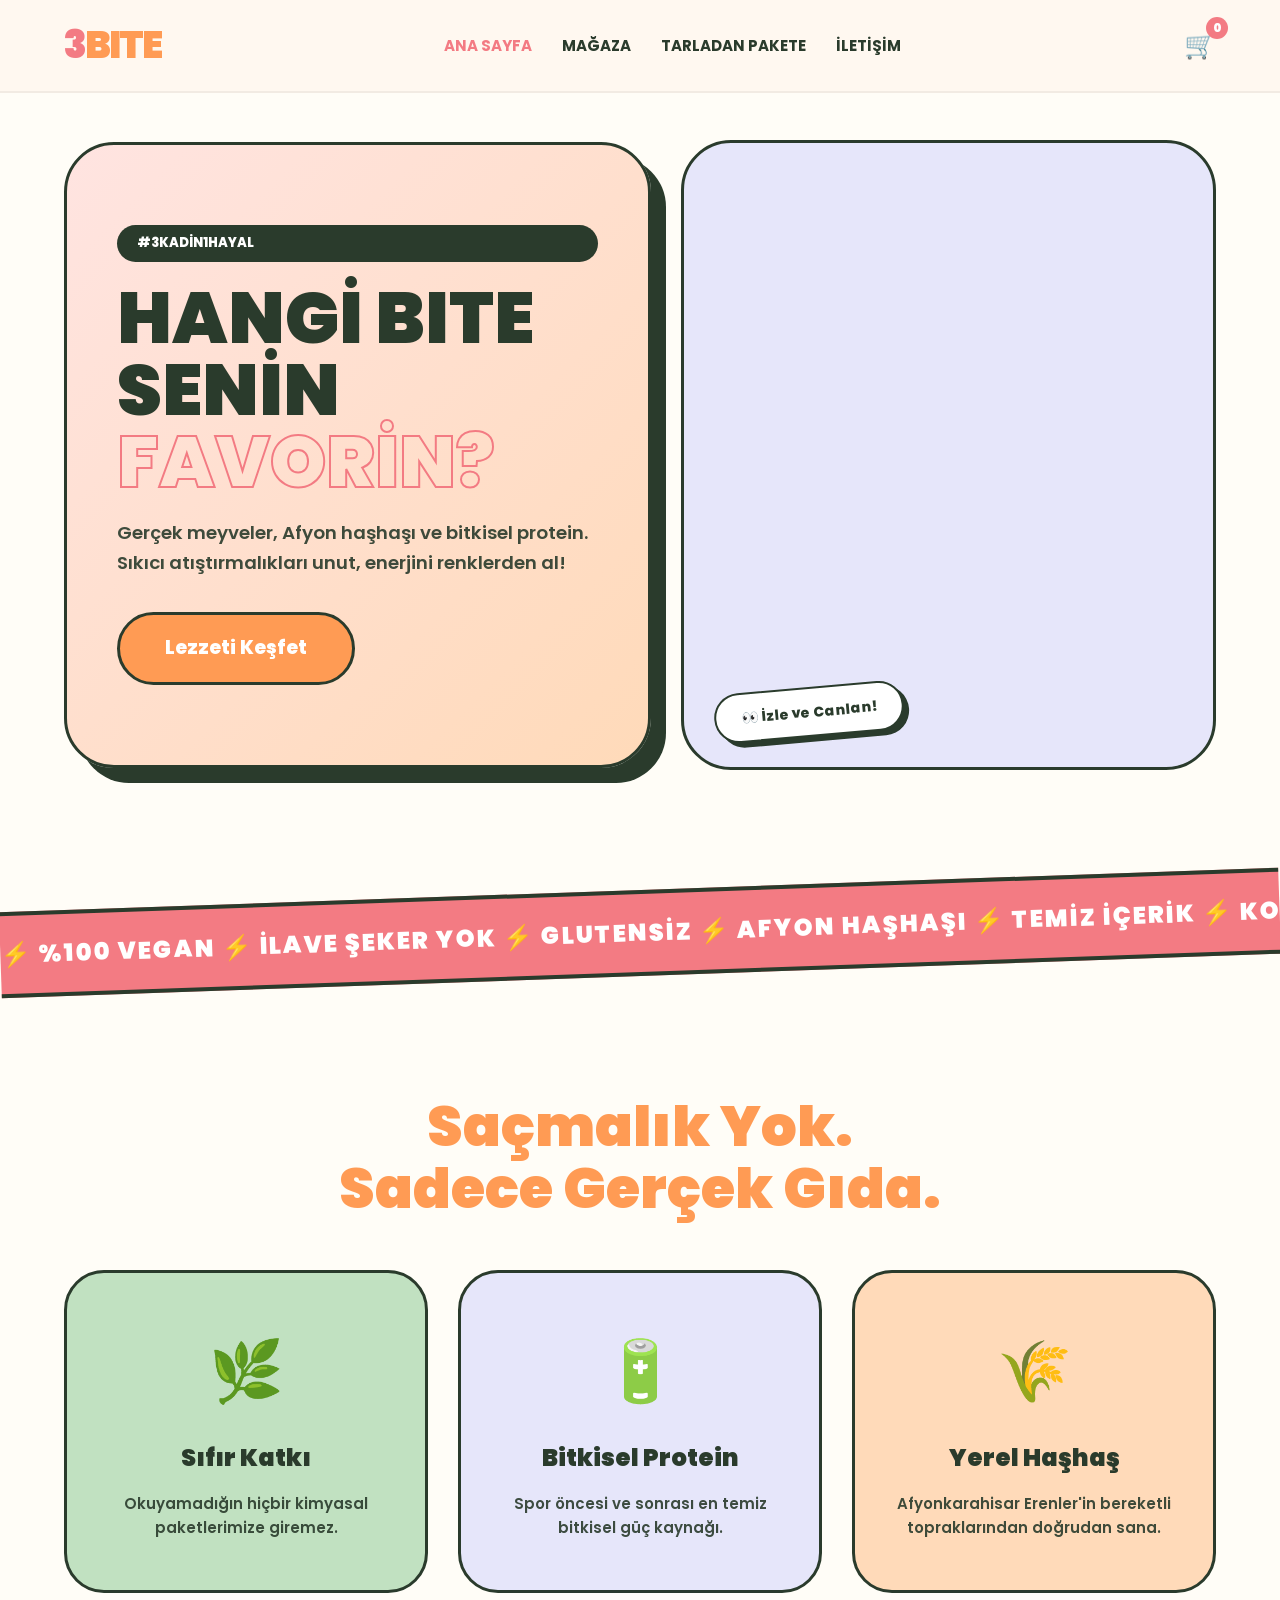
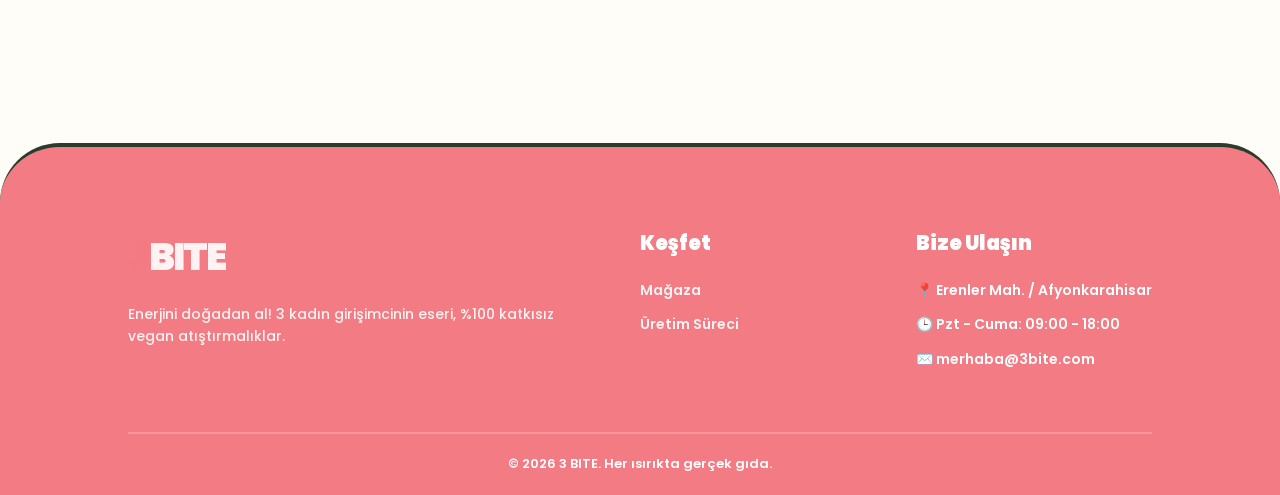
<file: index.html>
<!DOCTYPE html>
<html lang="tr">
<head>
    <meta charset="UTF-8">
    <meta name="viewport" content="width=device-width, initial-scale=1.0">
    <title>3 BITES | Hangi BITE Senin Favorin?</title>
    <link rel="stylesheet" href="style.css">
</head>
<body>

    <header class="pop-header">
        <a href="index.html" class="brand-logo">
            <span class="color-3">3</span><span class="color-bite">BITE</span>
        </a>
        
        <input type="checkbox" id="menu-toggle" class="menu-checkbox">
        
        <nav class="nav-menu">
            <ul>
                <li><a href="index.html" class="active">Ana Sayfa</a></li>
                <li><a href="magaza.html">Mağaza</a></li>
                <li><a href="sustainability.html">Tarladan Pakete</a></li>
                <li><a href="contact.html">İletişim</a></li>
                <li class="mobile-only"><a href="sepet.html" class="shop-badge" style="margin:0;">🛒 Sepete Git</a></li>
            </ul>
        </nav>

        <div class="header-right">
            <div class="cart-container desktop-only" onclick="location.href='sepet.html'">
                <span class="cart-icon">🛒</span>
                <span id="cart-count" class="cart-badge">0</span>
            </div>
            <label for="menu-toggle" class="hamburger">
                <span></span><span></span><span></span>
            </label>
        </div>
    </header>

    <div class="reveal-up">
        
        <section class="split-hero">
            <div class="hero-text-card">
                <div class="bubble-badge">#3Kadin1Hayal</div>
                <h1 class="shocker-title">HANGİ BITE<br>SENİN<br><span class="outline-pink">FAVORİN?</span></h1>
                <p>Gerçek meyveler, Afyon haşhaşı ve bitkisel protein. Sıkıcı atıştırmalıkları unut, enerjini renklerden al!</p>
                <div class="hero-actions">
                    <a href="magaza.html" class="btn-pop">Lezzeti Keşfet</a>
                </div>
            </div>

            <div class="hero-video-card">
                <video autoplay muted loop playsinline class="pop-video">
                    <source src="video.mp4" type="video/mp4">
                </video>
                <div class="float-tag">👀 İzle ve Canlan!</div>
            </div>
        </section>

        <div class="marquee-container">
            <div class="marquee-content">
                <span>
                    ⚡ %100 VEGAN ⚡ İLAVE ŞEKER YOK ⚡ GLUTENSİZ ⚡ AFYON HAŞHAŞI ⚡ TEMİZ İÇERİK ⚡ KORUYUCU YOK ⚡ YÜKSEK LİF ⚡ BİTKİSEL PROTEİN ⚡ DOĞAL ENERJİ 
                    ⚡ %100 VEGAN ⚡ İLAVE ŞEKER YOK ⚡ GLUTENSİZ ⚡ AFYON HAŞHAŞI ⚡ TEMİZ İÇERİK ⚡ KORUYUCU YOK ⚡ YÜKSEK LİF ⚡ BİTKİSEL PROTEİN ⚡ DOĞAL ENERJİ
                </span>
            </div>
        </div>

        <section class="core-values">
            <div class="value-header">
                <h2>Saçmalık Yok.<br>Sadece Gerçek Gıda.</h2>
            </div>
            <div class="value-grid">
                <div class="value-box bg-mint-pop">
                    <div class="emoji">🌿</div>
                    <h3>Sıfır Katkı</h3>
                    <p>Okuyamadığın hiçbir kimyasal paketlerimize giremez.</p>
                </div>
                <div class="value-box bg-lilac-pop">
                    <div class="emoji">🔋</div>
                    <h3>Bitkisel Protein</h3>
                    <p>Spor öncesi ve sonrası en temiz bitkisel güç kaynağı.</p>
                </div>
                <div class="value-box bg-peach-pop">
                    <div class="emoji">🌾</div>
                    <h3>Yerel Haşhaş</h3>
                    <p>Afyonkarahisar Erenler'in bereketli topraklarından doğrudan sana.</p>
                </div>
            </div>
        </section>

    </div>

    <footer class="pop-footer">
        <div class="footer-grid">
            <div class="brand-col">
                <a href="index.html" class="brand-logo" style="text-decoration: none;">
                    <span class="color-3">3</span><span style="color:white;">BITE</span>
                </a>
                <p>Enerjini doğadan al! 3 kadın girişimcinin eseri, %100 katkısız vegan atıştırmalıklar.</p>
            </div>
            <div class="link-col">
                <h4>Keşfet</h4>
                <ul>
                    <li><a href="magaza.html">Mağaza</a></li>
                    <li><a href="sustainability.html">Üretim Süreci</a></li>
                </ul>
            </div>
            <div class="contact-col">
                <h4>Bize Ulaşın</h4>
                <ul>
                    <li>📍 Erenler Mah. / Afyonkarahisar</li>
                    <li>🕒 Pzt - Cuma: 09:00 - 18:00</li>
                    <li>✉️ merhaba@3bite.com</li>
                </ul>
            </div>
        </div>
        <div class="footer-bottom">
            <p>&copy; 2026 3 BITE. Her ısırıkta gerçek gıda.</p>
        </div>
    </footer>

</body>
</html>
</file>
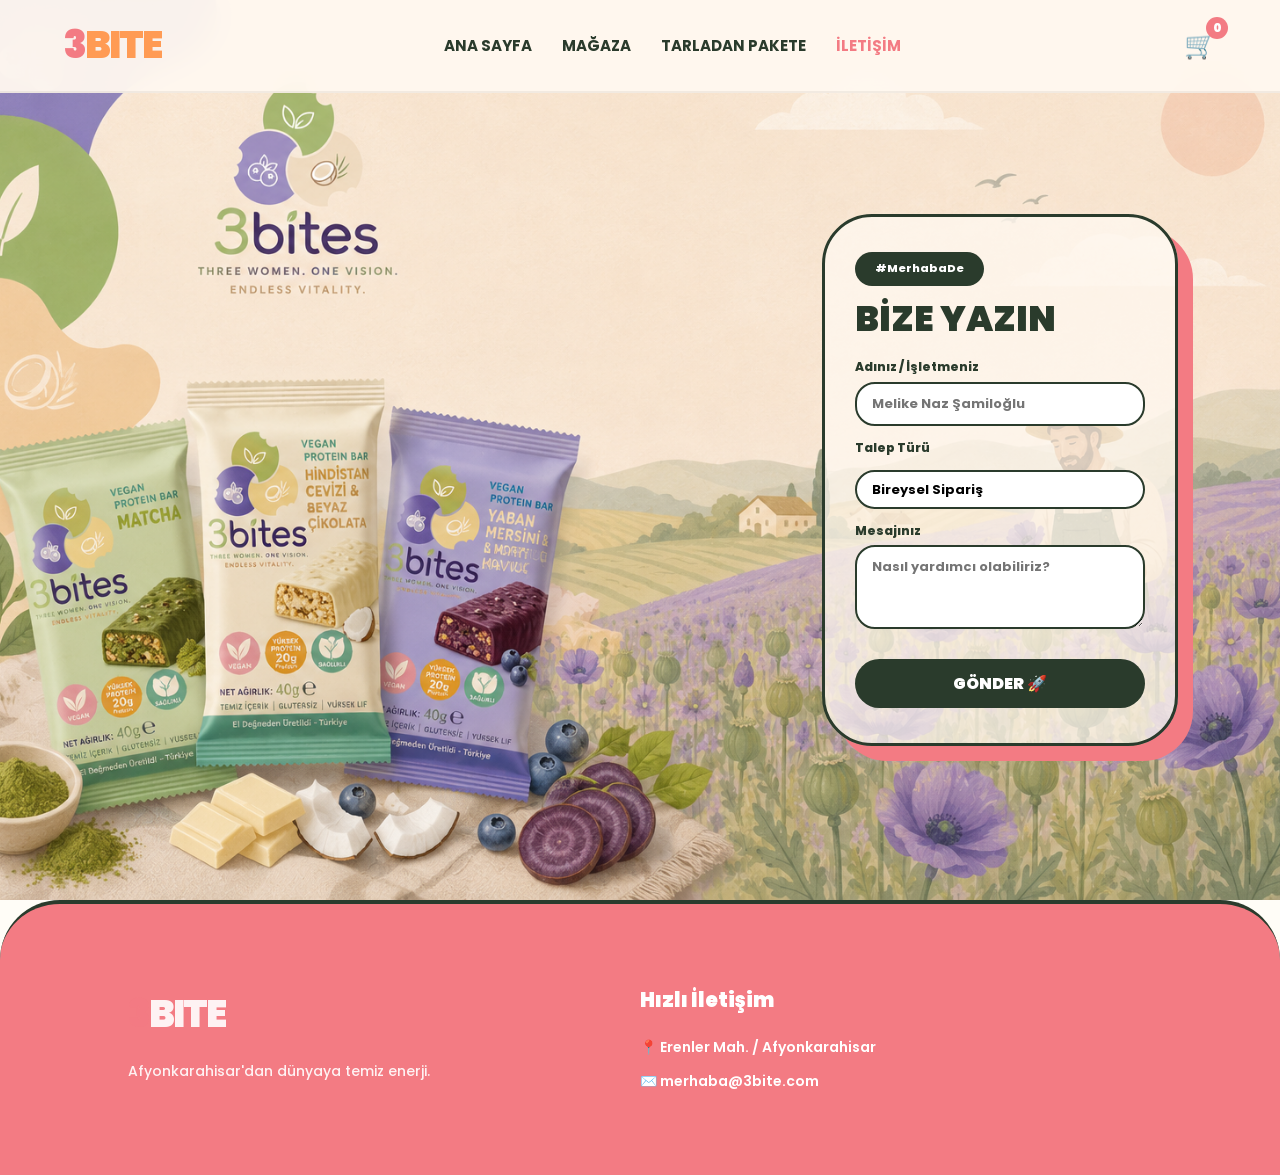
<file: contact.html>
<!DOCTYPE html>
<html lang="tr">
<head>
    <meta charset="UTF-8">
    <meta name="viewport" content="width=device-width, initial-scale=1.0">
    <title>İletişim | 3 BITES</title>
    <link rel="stylesheet" href="style.css">
</head>
<body class="contact-page-minimal">

    <header class="pop-header">
        <a href="index.html" class="brand-logo"><span class="color-3">3</span><span class="color-bite">BITE</span></a>
        <input type="checkbox" id="menu-toggle" class="menu-checkbox">
        <nav class="nav-menu">
            <ul>
                <li><a href="index.html">Ana Sayfa</a></li>
                <li><a href="magaza.html">Mağaza</a></li>
                <li><a href="sustainability.html">Tarladan Pakete</a></li>
                <li><a href="contact.html" class="active">İletişim</a></li>
            </ul>
        </nav>
        <div class="header-right">
            <div class="cart-container" onclick="location.href='sepet.html'">
                <span class="cart-icon">🛒</span><span class="cart-badge">0</span>
            </div>
            <label for="menu-toggle" class="hamburger"><span></span><span></span><span></span></label>
        </div>
    </header>

    <section class="contact-full-bg" style="background-image: url('images/3bitesharita.png');">
        
        <div class="reveal-up">
            <div class="contact-form-container">
                <form class="pop-form-v2 glass-effect">
                    <div class="shop-badge" style="margin-bottom: 5px; font-size: 11px;">#MerhabaDe</div>
                    <h2 style="font-size: 2.2rem;">BİZE YAZIN</h2>
                    
                    <div class="input-group">
                        <label>Adınız / İşletmeniz</label>
                        <input type="text" placeholder="Melike Naz Şamiloğlu">
                    </div>
                    
                    <div class="input-group">
                        <label>Talep Türü</label>
                        <select class="pop-select">
                            <option>Bireysel Sipariş</option>
                            <option>B2B / Toplu Satış</option>
                            <option>İş Birliği</option>
                        </select>
                    </div>
                    
                    <div class="input-group">
                        <label>Mesajınız</label>
                        <textarea rows="3" placeholder="Nasıl yardımcı olabiliriz?"></textarea>
                    </div>
                    
                    <button type="button" class="btn-submit-v2" style="padding: 12px;">GÖNDER 🚀</button>
                </form>
            </div>
        </div>

    </section>

    <footer class="pop-footer" style="margin-top: 0;">
        <div class="footer-grid">
            <div class="brand-col">
                <a href="index.html" class="brand-logo" style="text-decoration: none;"><span class="color-3">3</span><span style="color:white;">BITE</span></a>
                <p>Afyonkarahisar'dan dünyaya temiz enerji.</p>
            </div>
            <div class="contact-col">
                <h4>Hızlı İletişim</h4>
                <ul style="list-style:none;">
                    <li>📍 Erenler Mah. / Afyonkarahisar</li>
                    <li>✉️ merhaba@3bite.com</li>
                </ul>
            </div>
        </div>
    </footer>

</body>
</html>
</file>
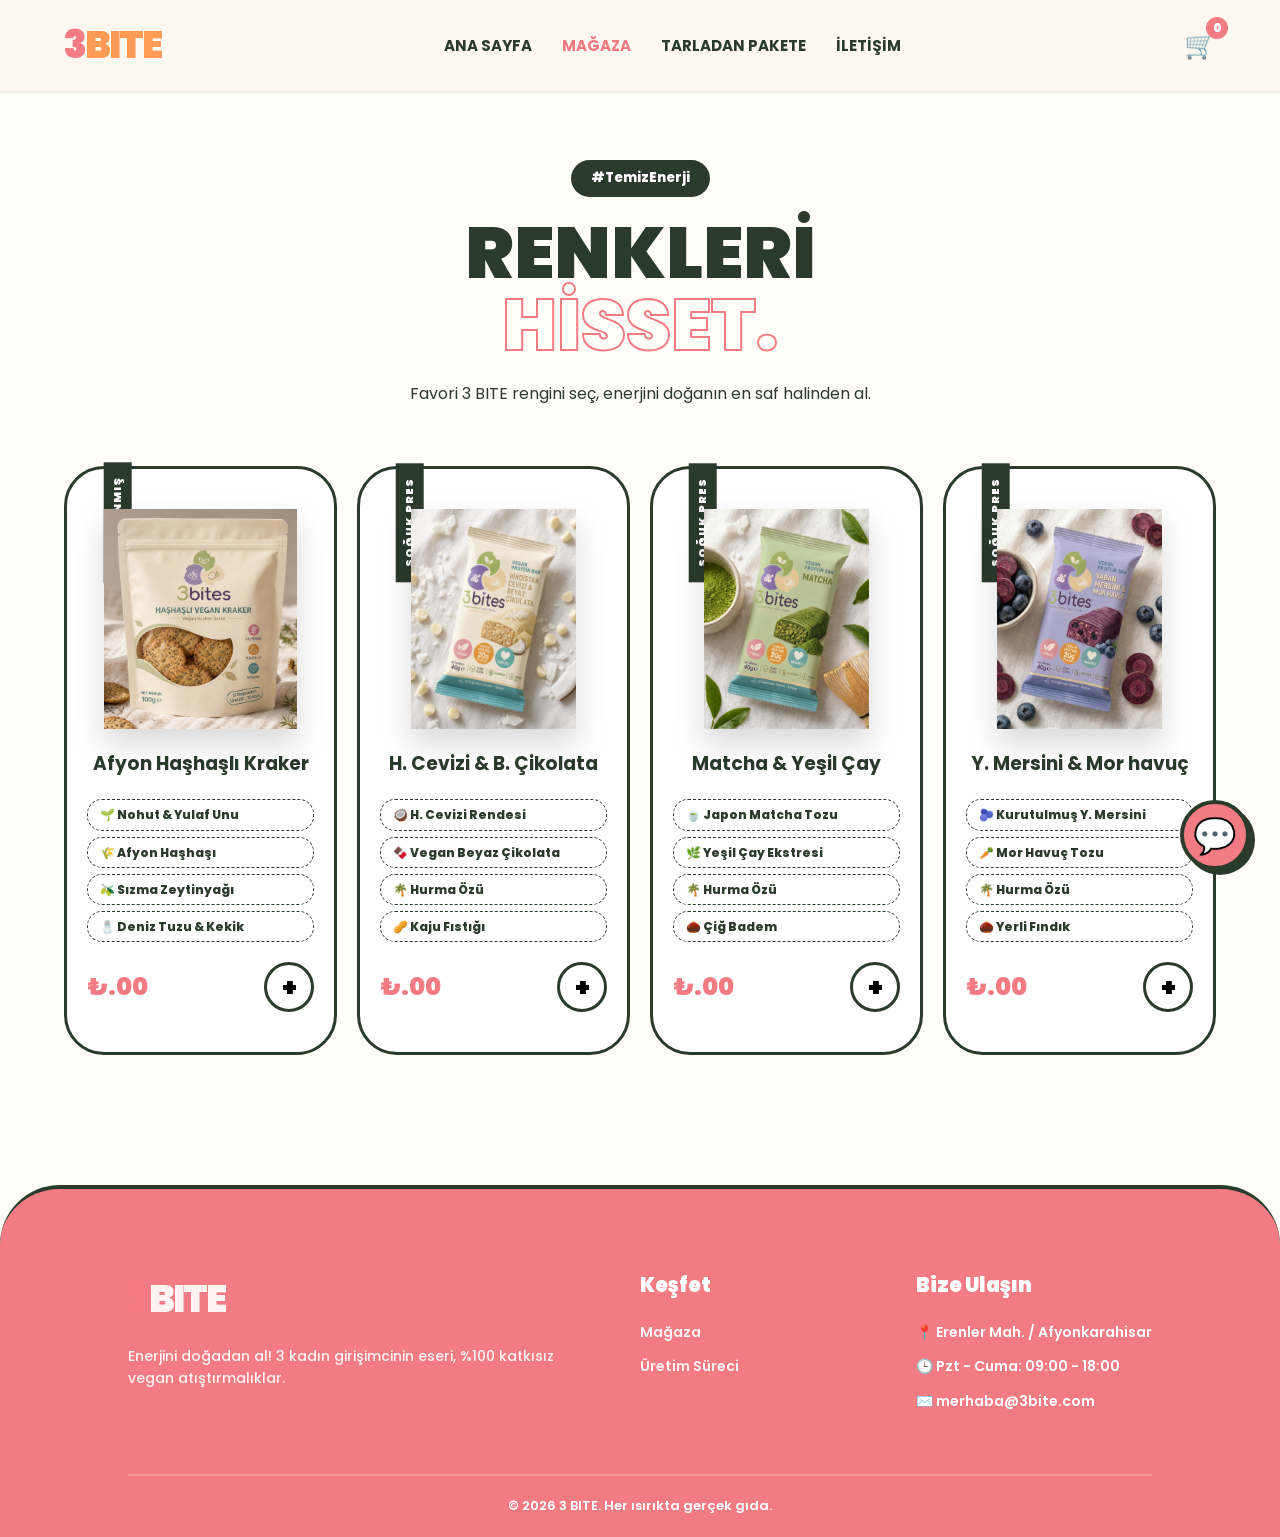
<file: magaza.html>
<!DOCTYPE html>
<html lang="tr">
<head>
    <meta charset="UTF-8">
    <meta name="viewport" content="width=device-width, initial-scale=1.0">
    <title>Mağaza | 3 BITES - Renkleri Hisset</title>
    <link rel="stylesheet" href="style.css">
</head>
<div class="support-widget">
        <div class="support-bubble">
            <p>Enerjiye mi ihtiyacın var? Bize yaz! ⚡</p>
        </div>
        <button class="support-btn">💬</button>
    </div>
<body class="shop-page">

    <header class="pop-header">
        <a href="index.html" class="brand-logo">
            <span class="color-3">3</span><span class="color-bite">BITE</span>
        </a>
        
        <input type="checkbox" id="menu-toggle" class="menu-checkbox">
        
        <nav class="nav-menu">
            <ul>
                <li><a href="index.html">Ana Sayfa</a></li>
                <li><a href="magaza.html" class="active">Mağaza</a></li>
                <li><a href="sustainability.html">Tarladan Pakete</a></li>
                <li><a href="contact.html">İletişim</a></li>
                <li class="mobile-only"><a href="sepet.html" class="shop-badge" style="margin:0;">🛒 Sepete Git</a></li>
            </ul>
        </nav>

        <div class="header-right">
            <div class="cart-container desktop-only" id="main-cart" onclick="location.href='sepet.html'">
                <span class="cart-icon">🛒</span>
                <span id="cart-count" class="cart-badge">0</span>
            </div>
            <label for="menu-toggle" class="hamburger">
                <span></span><span></span><span></span>
            </label>
        </div>
    </header>

    <div class="reveal-up">
        <section class="shop-hero-v4">
            <div class="hero-content">
                <div class="shop-badge">#TemizEnerji</div>
                <h1 class="shocker-title">RENKLERİ <br> <span class="outline-pink">HİSSET.</span></h1>
                <p>Favori 3 BITE rengini seç, enerjini doğanın en saf halinden al.</p>
            </div>
        </section>

        <main class="shop-wrapper">
            <div class="fixed-4-grid">
                
                <div class="shop-card-v2 bg-mint-pop" onmouseover="changeBg('#C1E1C1')" onmouseout="resetBg()">
                    <div class="process-tag">FIRINLANMIŞ</div>
                    <div class="product-img-box">
                        <img src="images/kraker.png" alt="Haşhaşlı Kraker" class="p-img">
                    </div>
                    <div class="p-details">
                        <h3>Afyon Haşhaşlı Kraker</h3>
                        <div class="larabar-ingredients-box">
                            <span>🌱 Nohut & Yulaf Unu</span>
                            <span>🌾 Afyon Haşhaşı</span>
                            <span>🫒 Sızma Zeytinyağı</span>
                            <span>🧂 Deniz Tuzu & Kekik</span>
                        </div>
                        <div class="p-bottom">
                            <span class="p-price">₺.00</span>
                            <button class="add-btn-pop" onclick="animateToCart(this, 'images/kraker.png')">+</button>
                        </div>
                    </div>
                </div>

                <div class="shop-card-v2 bg-ivory-pop" onmouseover="changeBg('#FCEECB')" onmouseout="resetBg()">
                    <div class="process-tag">SOĞUK PRES</div>
                    <div class="product-img-box">
                        <img src="images/ceviz.png" alt="H. Cevizli Bar" class="p-img">
                    </div>
                    <div class="p-details">
                        <h3>H. Cevizi & B. Çikolata</h3>
                        <div class="larabar-ingredients-box">
                            <span>🥥 H. Cevizi Rendesi</span>
                            <span>🍫 Vegan Beyaz Çikolata</span>
                            <span>🌴 Hurma Özü</span>
                            <span>🥜 Kaju Fıstığı</span>
                        </div>
                        <div class="p-bottom">
                            <span class="p-price">₺.00</span>
                            <button class="add-btn-pop" onclick="animateToCart(this, 'images/bar-hindistan-cevizi.png')">+</button>
                        </div>
                    </div>
                </div>

                <div class="shop-card-v2 bg-matcha-pop" onmouseover="changeBg('#D5E8D4')" onmouseout="resetBg()">
                    <div class="process-tag">SOĞUK PRES</div>
                    <div class="product-img-box">
                        <img src="images/macha.png" alt="Matcha Bar" class="p-img">
                    </div>
                    <div class="p-details">
                        <h3>Matcha & Yeşil Çay</h3>
                        <div class="larabar-ingredients-box">
                            <span>🍵 Japon Matcha Tozu</span>
                            <span>🌿 Yeşil Çay Ekstresi</span>
                            <span>🌴 Hurma Özü</span>
                            <span>🌰 Çiğ Badem</span>
                        </div>
                        <div class="p-bottom">
                            <span class="p-price">₺.00</span>
                            <button class="add-btn-pop" onclick="animateToCart(this, 'images/bar-matcha.png')">+</button>
                        </div>
                    </div>
                </div>

                <div class="shop-card-v2 bg-purple-pop" onmouseover="changeBg('#E6DFF2')" onmouseout="resetBg()">
                    <div class="process-tag">SOĞUK PRES</div>
                    <div class="product-img-box">
                        <img src="images/yaban.png" alt="Yaban Mersinli Bar" class="p-img">
                    </div>
                    <div class="p-details">
                        <h3>Y. Mersini & Mor havuç<h3>
                        <div class="larabar-ingredients-box">
                            <span>🫐 Kurutulmuş Y. Mersini</span>
                            <span>🥕 Mor Havuç Tozu</span>
                            <span>🌴 Hurma Özü</span>
                            <span>🌰 Yerli Fındık</span>
                        </div>
                        <div class="p-bottom">
                            <span class="p-price">₺.00</span>
                            <button class="add-btn-pop" onclick="animateToCart(this, 'images/bar-yaban-mersini.png')">+</button>
                        </div>
                    </div>
                </div>

            </div>
        </main>
    </div>

    <footer class="pop-footer">
        <div class="footer-grid">
            <div class="brand-col">
                <a href="index.html" class="brand-logo" style="text-decoration: none;">
                    <span class="color-3">3</span><span style="color:white;">BITE</span>
                </a>
                <p>Enerjini doğadan al! 3 kadın girişimcinin eseri, %100 katkısız vegan atıştırmalıklar.</p>
            </div>
            <div class="link-col">
                <h4>Keşfet</h4>
                <ul>
                    <li><a href="magaza.html">Mağaza</a></li>
                    <li><a href="sustainability.html">Üretim Süreci</a></li>
                </ul>
            </div>
            <div class="contact-col">
                <h4>Bize Ulaşın</h4>
                <ul>
                    <li>📍 Erenler Mah. / Afyonkarahisar</li>
                    <li>🕒 Pzt - Cuma: 09:00 - 18:00</li>
                    <li>✉️ merhaba@3bite.com</li>
                </ul>
            </div>
        </div>
        <div class="footer-bottom">
            <p>&copy; 2026 3 BITE. Her ısırıkta gerçek gıda.</p>
        </div>
    </footer>

    <script>
        let cartCount = 0;
        function changeBg(color) { document.body.style.backgroundColor = color; }
        function resetBg() { document.body.style.backgroundColor = "#FFF8F0"; }

        function animateToCart(button, imgSrc) {
            cartCount++;
            const cartCountBadge = document.getElementById('cart-count');
            const cart = document.getElementById('main-cart');
            
            const flyingImg = document.createElement('img');
            flyingImg.src = imgSrc;
            flyingImg.className = "flying-item";
            
            const btnRect = button.getBoundingClientRect();
            flyingImg.style.top = btnRect.top + 'px';
            flyingImg.style.left = btnRect.left + 'px';
            document.body.appendChild(flyingImg);
            
            const cartRect = cart.getBoundingClientRect();
            
            setTimeout(() => {
                flyingImg.style.top = cartRect.top + 'px';
                flyingImg.style.left = cartRect.left + 'px';
                flyingImg.style.width = '10px';
                flyingImg.style.height = '10px';
                flyingImg.style.opacity = '0';
            }, 50);
            
            setTimeout(() => {
                flyingImg.remove();
                cartCountBadge.innerText = cartCount;
                cart.style.transform = 'scale(1.5)';
                setTimeout(() => cart.style.transform = 'scale(1)', 200);
            }, 850);
        }
    </script>

</body>
</html>
</file>
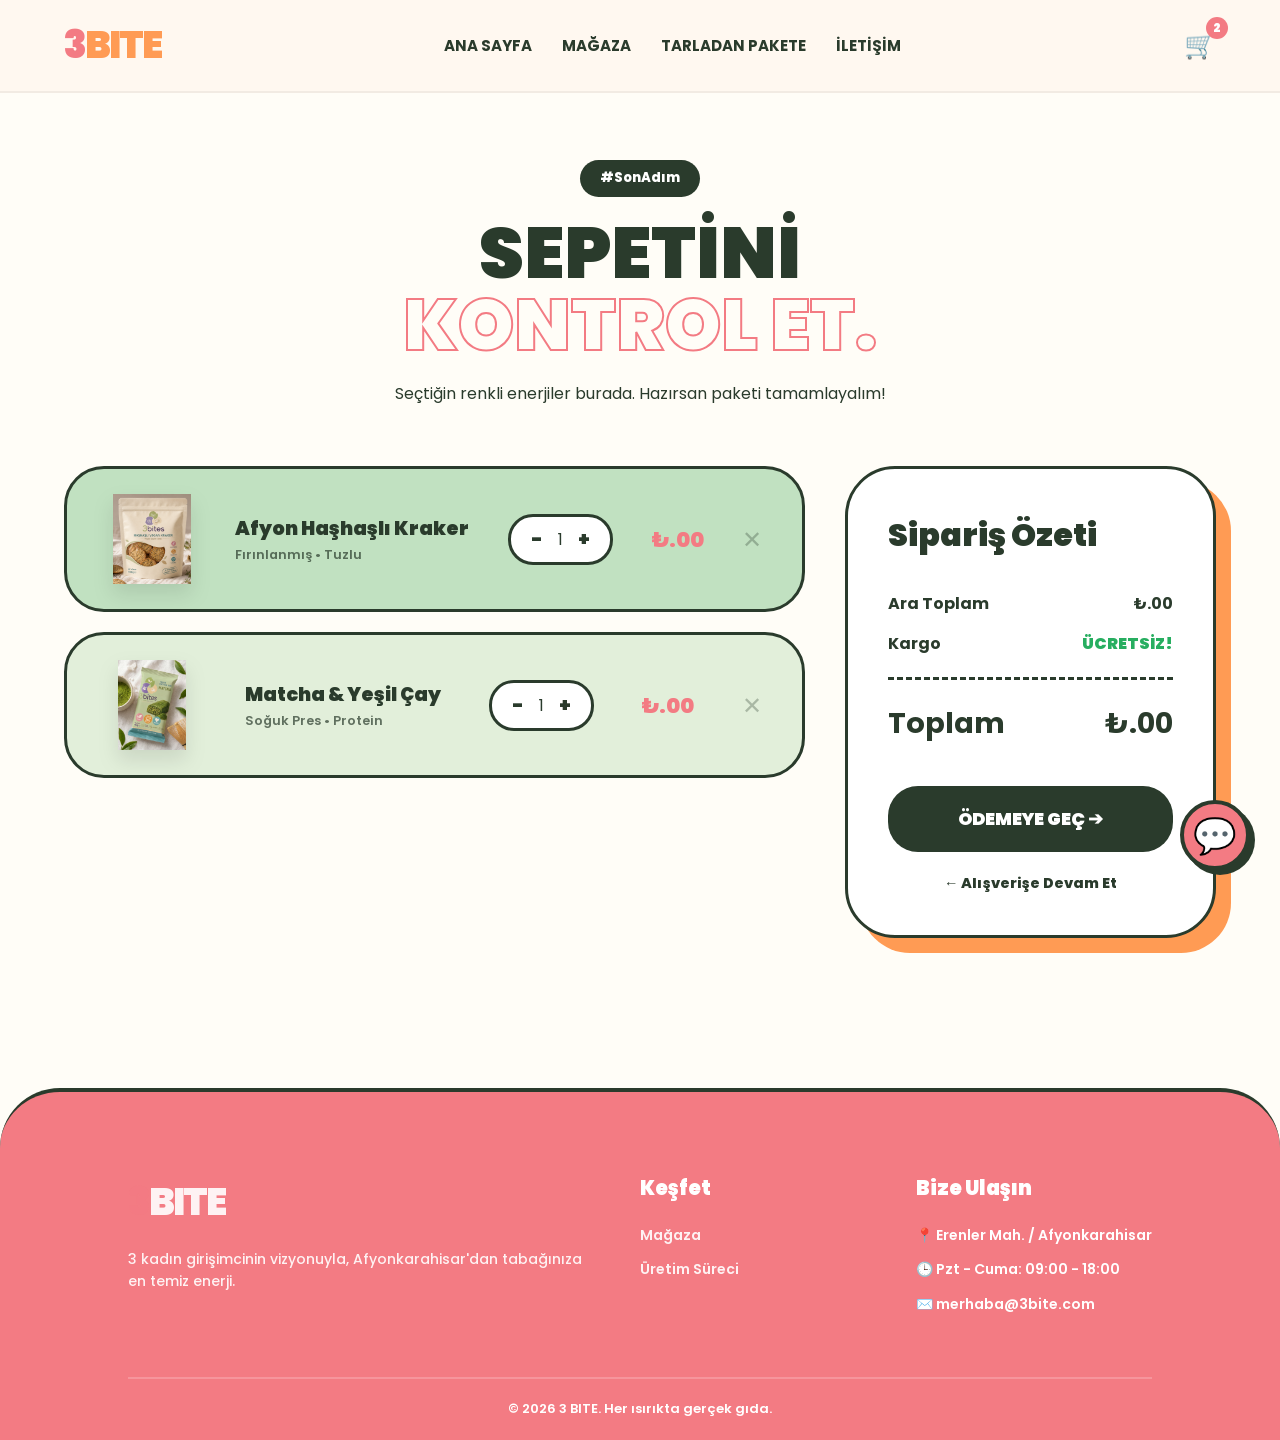
<file: sepet.html>
<!DOCTYPE html>
<html lang="tr">
<head>
    <meta charset="UTF-8">
    <meta name="viewport" content="width=device-width, initial-scale=1.0">
    <title>Sepetim | 3 BITES - Enerjini Tamamla</title>
    <link rel="stylesheet" href="style.css">
</head>
<div class="support-widget">
        <div class="support-bubble">
            <p>Enerjiye mi ihtiyacın var? Bize yaz! ⚡</p>
        </div>
        <button class="support-btn">💬</button>
    </div>
<body class="cart-page">

    <header class="pop-header">
        <a href="index.html" class="brand-logo">
            <span class="color-3">3</span><span class="color-bite">BITE</span>
        </a>
        
        <input type="checkbox" id="menu-toggle" class="menu-checkbox">
        
        <nav class="nav-menu">
            <ul>
                <li><a href="index.html">Ana Sayfa</a></li>
                <li><a href="magaza.html">Mağaza</a></li>
                <li><a href="sustainability.html">Tarladan Pakete</a></li>
                <li><a href="contact.html">İletişim</a></li>
                <li class="mobile-only"><a href="sepet.html" class="shop-badge" style="margin:0;">🛒 Sepete Git</a></li>
            </ul>
        </nav>

        <div class="header-right">
            <div class="cart-container active-cart desktop-only" onclick="location.href='sepet.html'">
                <span class="cart-icon">🛒</span>
                <span id="cart-count" class="cart-badge">2</span>
            </div>
            <label for="menu-toggle" class="hamburger">
                <span></span><span></span><span></span>
            </label>
        </div>
    </header>

    <div class="reveal-up">
        
        <section class="shop-hero-v4">
            <div class="hero-content">
                <div class="shop-badge">#SonAdım</div>
                <h1 class="shocker-title">SEPETİNİ <br> <span class="outline-pink">KONTROL ET.</span></h1>
                <p>Seçtiğin renkli enerjiler burada. Hazırsan paketi tamamlayalım!</p>
            </div>
        </section>

        <main class="cart-wrapper">
            <div class="cart-main-grid">
                
                <div class="cart-items-list">
                    
                    <div class="cart-item-card bg-mint-pop">
                        <img src="images/kraker.png" alt="Haşhaşlı Kraker">
                        <div class="item-info">
                            <h3>Afyon Haşhaşlı Kraker</h3>
                            <p>Fırınlanmış • Tuzlu</p>
                        </div>
                        <div class="item-quantity-box">
                            <button class="qty-btn">-</button>
                            <span>1</span>
                            <button class="qty-btn">+</button>
                        </div>
                        <div class="item-price">₺.00</div>
                        <button class="remove-btn">✕</button>
                    </div>

                    <div class="cart-item-card bg-matcha-pop">
                        <img src="images/macha.png" alt="Matcha Bar">
                        <div class="item-info">
                            <h3>Matcha & Yeşil Çay</h3>
                            <p>Soğuk Pres • Protein</p>
                        </div>
                        <div class="item-quantity-box">
                            <button class="qty-btn">-</button>
                            <span>1</span>
                            <button class="qty-btn">+</button>
                        </div>
                        <div class="item-price">₺.00</div>
                        <button class="remove-btn">✕</button>
                    </div>

                </div>

                <div class="cart-summary-sticky">
                    <div class="summary-box">
                        <h2>Sipariş Özeti</h2>
                        <div class="summary-row">
                            <span>Ara Toplam</span>
                            <span>₺.00</span>
                        </div>
                        <div class="summary-row">
                            <span>Kargo</span>
                            <span style="color: #27ae60; font-weight: 900;">ÜCRETSİZ!</span>
                        </div>
                        <hr class="summary-hr">
                        <div class="summary-row total-row">
                            <span>Toplam</span>
                            <span>₺.00</span>
                        </div>
                        <button class="btn-checkout">ÖDEMEYE GEÇ ➔</button>
                        <a href="magaza.html" class="back-link">← Alışverişe Devam Et</a>
                    </div>
                </div>

            </div>
        </main>
    </div>

    <footer class="pop-footer">
        <div class="footer-grid">
            <div class="brand-col">
                <a href="index.html" class="brand-logo" style="text-decoration: none;">
                    <span class="color-3">3</span><span style="color:white;">BITE</span>
                </a>
                <p>3 kadın girişimcinin vizyonuyla, Afyonkarahisar'dan tabağınıza en temiz enerji.</p>
            </div>
            <div class="link-col">
                <h4>Keşfet</h4>
                <ul>
                    <li><a href="magaza.html">Mağaza</a></li>
                    <li><a href="sustainability.html">Üretim Süreci</a></li>
                </ul>
            </div>
            <div class="contact-col">
                <h4>Bize Ulaşın</h4>
                <ul>
                    <li>📍 Erenler Mah. / Afyonkarahisar</li>
                    <li>🕒 Pzt - Cuma: 09:00 - 18:00</li>
                    <li>✉️ merhaba@3bite.com</li>
                </ul>
            </div>
        </div>
        <div class="footer-bottom">
            <p>&copy; 2026 3 BITE. Her ısırıkta gerçek gıda.</p>
        </div>
    </footer>

</body>
</html>
</file>
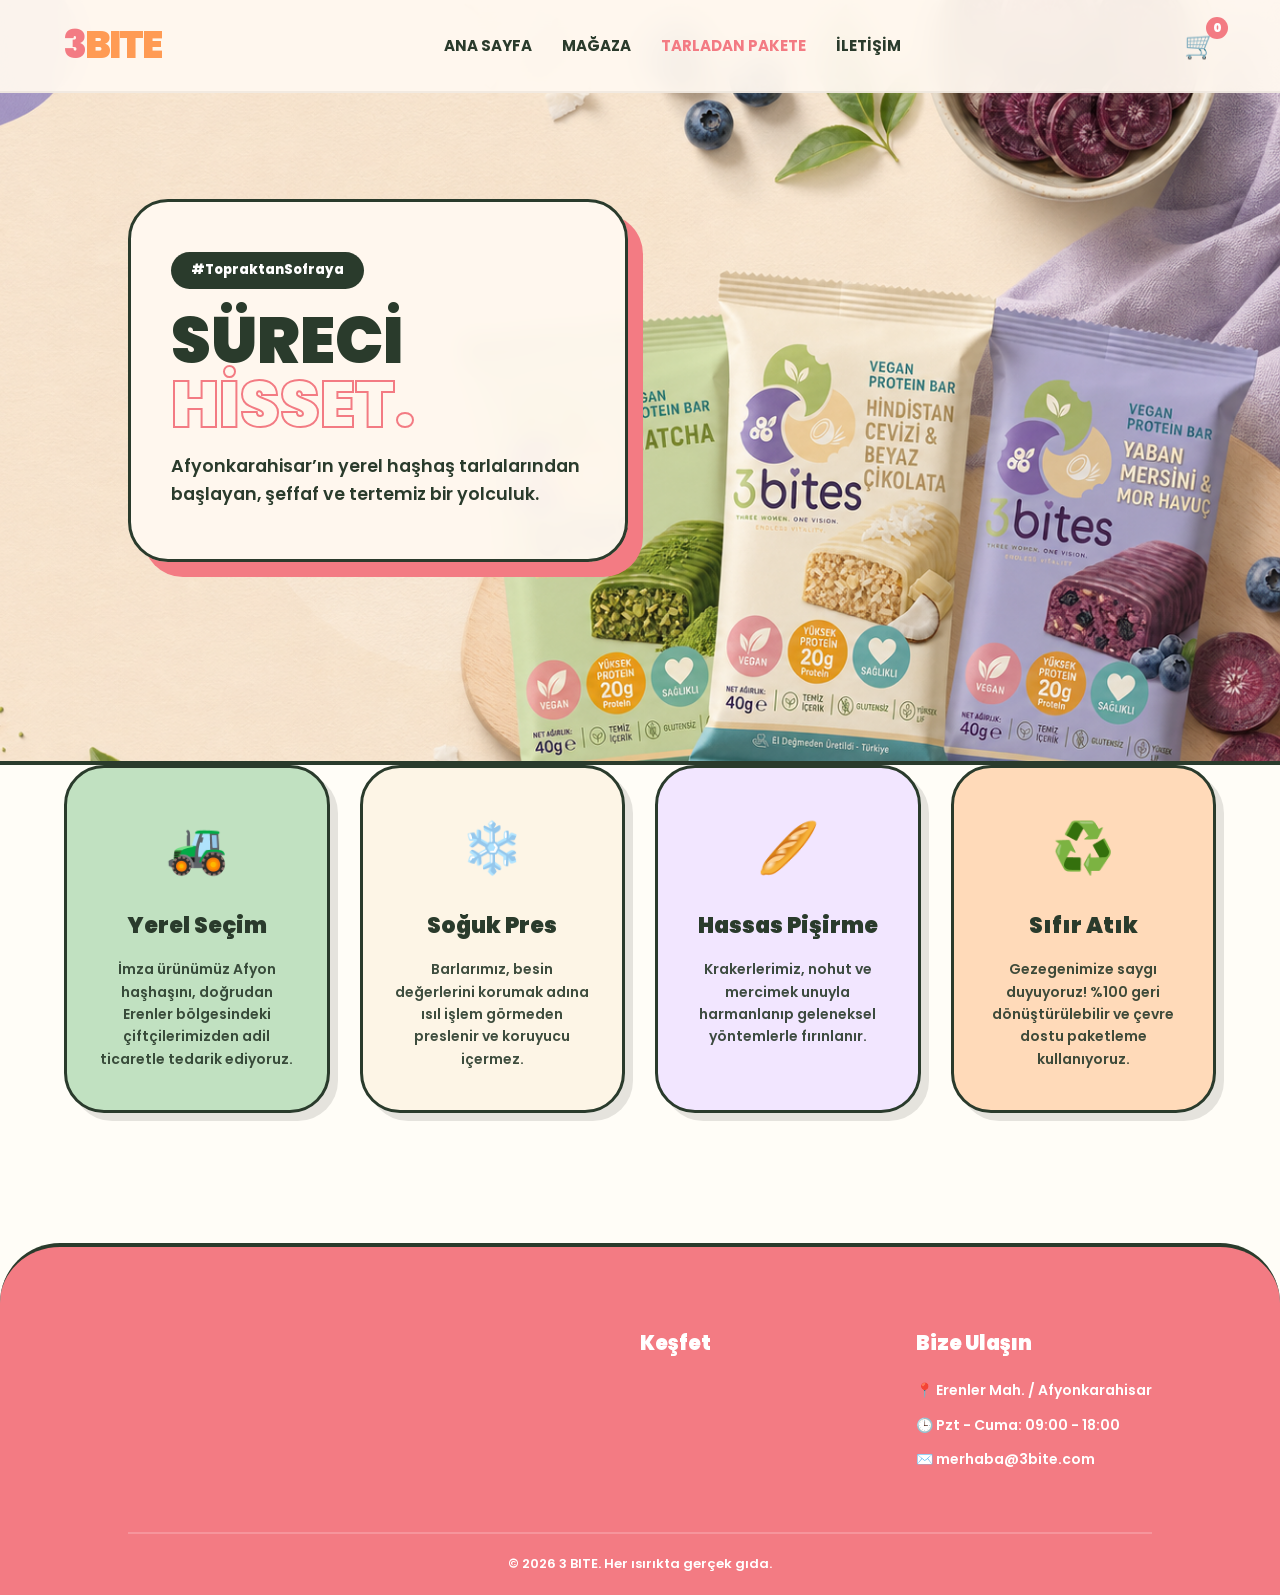
<file: sustainability.html>
<!DOCTYPE html>
<html lang="tr">
<head>
    <meta charset="UTF-8">
    <meta name="viewport" content="width=device-width, initial-scale=1.0">
    <title>Tarladan Pakete | 3 BITES - Doğal Süreç</title>
    <link rel="stylesheet" href="style.css">
</head>
<body class="process-page">

    <header class="pop-header">
        <a href="index.html" class="brand-logo">
            <span class="color-3">3</span><span class="color-bite">BITE</span>
        </a>
        
        <input type="checkbox" id="menu-toggle" class="menu-checkbox">
        
        <nav class="nav-menu">
            <ul>
                <li><a href="index.html">Ana Sayfa</a></li>
                <li><a href="magaza.html">Mağaza</a></li>
                <li><a href="sustainability.html" class="active">Tarladan Pakete</a></li>
                <li><a href="contact.html">İletişim</a></li>
                <li class="mobile-only"><a href="sepet.html" class="shop-badge" style="margin:0;">🛒 Sepete Git</a></li>
            </ul>
        </nav>

        <div class="header-right">
            <div class="cart-container desktop-only" onclick="location.href='sepet.html'">
                <span class="cart-icon">🛒</span>
                <span id="cart-count" class="cart-badge">0</span>
            </div>
            <label for="menu-toggle" class="hamburger">
                <span></span><span></span><span></span>
            </label>
        </div>
    </header>

    <section class="full-screen-hero" style="background-image: url('images/tarla-background.png');">
        <div class="hero-text-box reveal-up">
            <div class="shop-badge">#TopraktanSofraya</div>
            <h1 class="shocker-title">SÜRECİ <br> <span class="outline-pink">HİSSET.</span></h1>
            <p>Afyonkarahisar’ın yerel haşhaş tarlalarından başlayan, şeffaf ve tertemiz bir yolculuk.</p>
        </div>
    </section>

    <main class="reveal-up">
        <section class="process-steps-grid">
            
            <div class="step-card bg-mint-pop">
                <div class="icon">🚜</div>
                <h3>Yerel Seçim</h3>
                <p>İmza ürünümüz Afyon haşhaşını, doğrudan Erenler bölgesindeki çiftçilerimizden adil ticaretle tedarik ediyoruz.</p>
            </div>

            <div class="step-card bg-ivory-pop">
                <div class="icon">❄️</div>
                <h3>Soğuk Pres</h3>
                <p>Barlarımız, besin değerlerini korumak adına ısıl işlem görmeden preslenir ve koruyucu içermez.</p>
            </div>

            <div class="step-card bg-purple-pop">
                <div class="icon">🥖</div>
                <h3>Hassas Pişirme</h3>
                <p>Krakerlerimiz, nohut ve mercimek unuyla harmanlanıp geleneksel yöntemlerle fırınlanır.</p>
            </div>

            <div class="step-card bg-peach-pop">
                <div class="icon">♻️</div>
                <h3>Sıfır Atık</h3>
                <p>Gezegenimize saygı duyuyoruz! %100 geri dönüştürülebilir ve çevre dostu paketleme kullanıyoruz.</p>
            </div>

        </section>
    </main>

    <footer class="pop-footer">
        <div class="footer-grid">
            <div class="brand-col">
                <a href="index.html" class="brand-logo" style="text-decoration: none;">
                    <span class="color-3">3</span><span style="color:white;">BITE</span>
                </a>
                <p>Enerjini doğadan al! 3 kadın girişimcinin eseri, %100 katkısız vegan atıştırmalıklar.</p>
            </div>
            <div class="link-col">
                <h4>Keşfet</h4>
                <ul>
                    <li><a href="magaza.html">Mağaza</a></li>
                    <li><a href="sustainability.html">Üretim Süreci</a></li>
                </ul>
            </div>
            <div class="contact-col">
                <h4>Bize Ulaşın</h4>
                <ul>
                    <li>📍 Erenler Mah. / Afyonkarahisar</li>
                    <li>🕒 Pzt - Cuma: 09:00 - 18:00</li>
                    <li>✉️ merhaba@3bite.com</li>
                </ul>
            </div>
        </div>
        <div class="footer-bottom">
            <p>&copy; 2026 3 BITE. Her ısırıkta gerçek gıda.</p>
        </div>
    </footer>

    <script>
        function changeBg(color) { document.body.style.backgroundColor = color; }
        function resetBg() { document.body.style.backgroundColor = "#FFF8F0"; }
    </script>

</body>
</html>
</file>
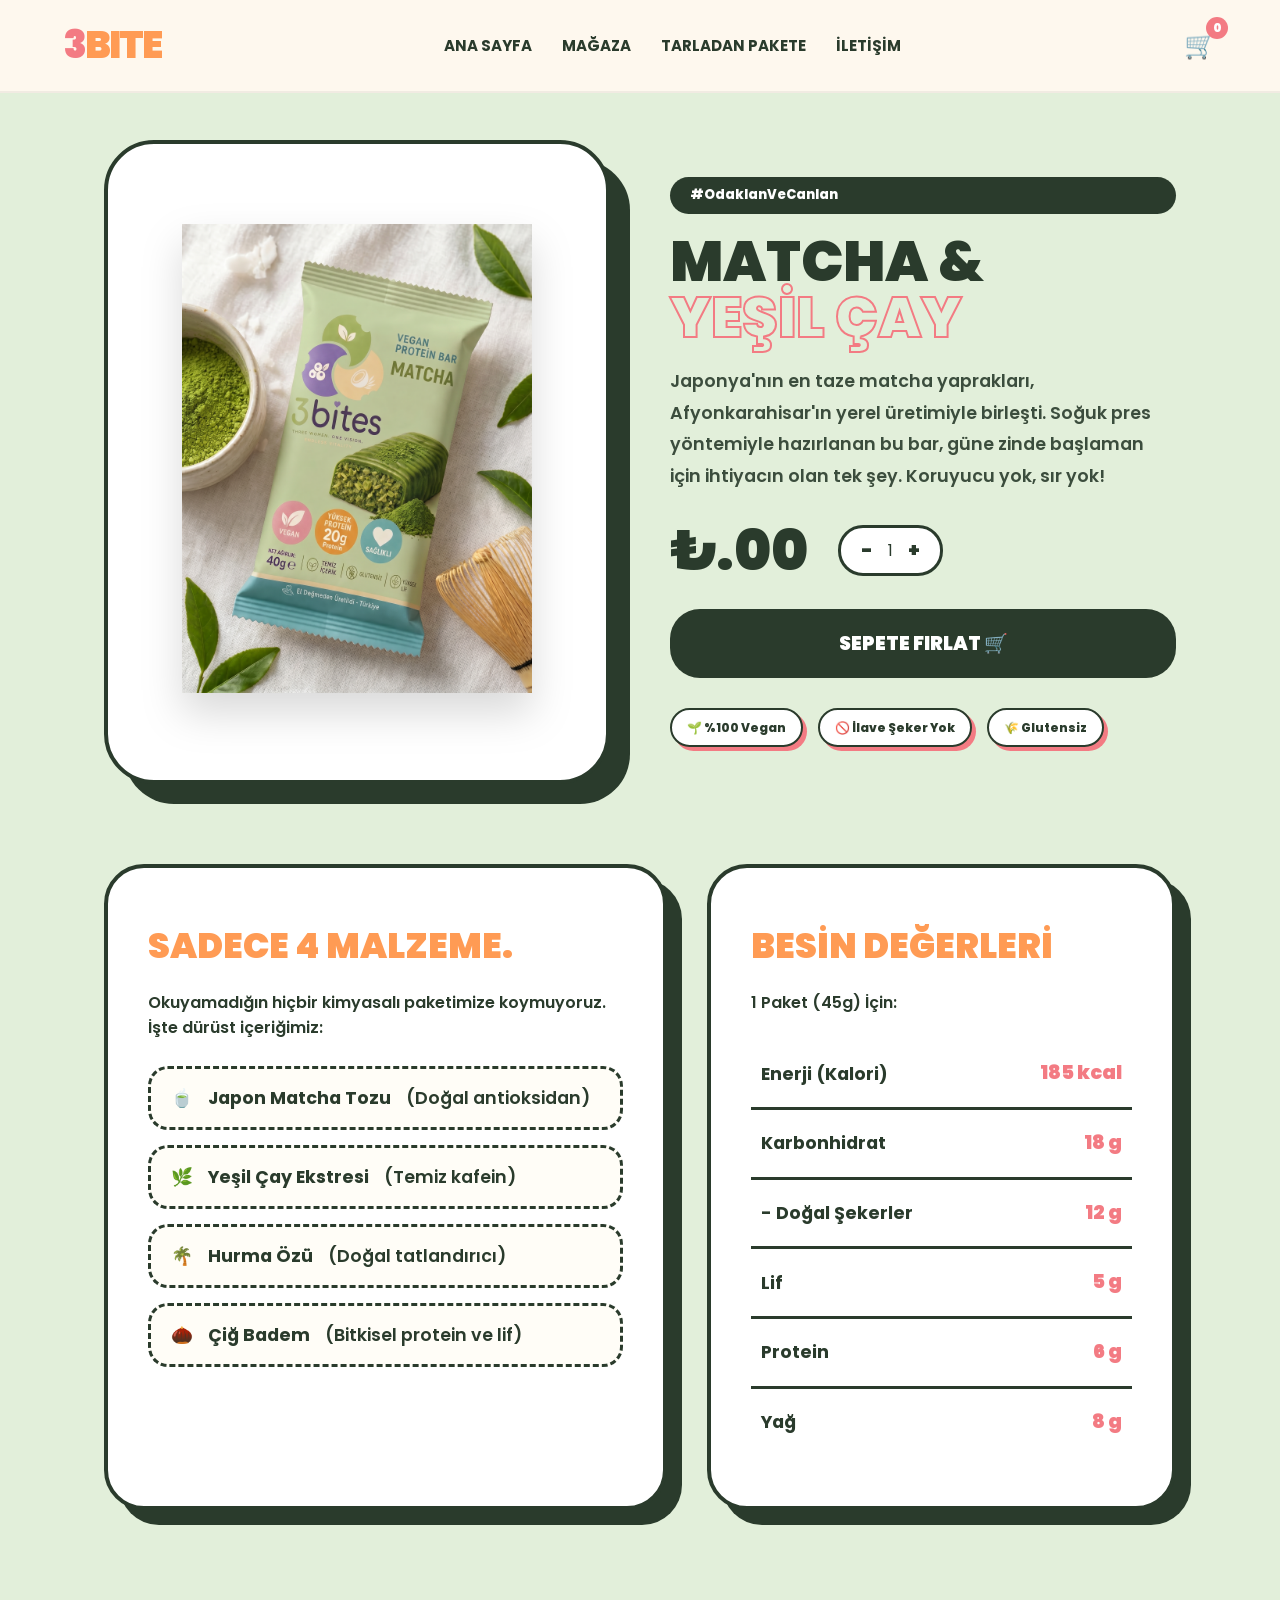
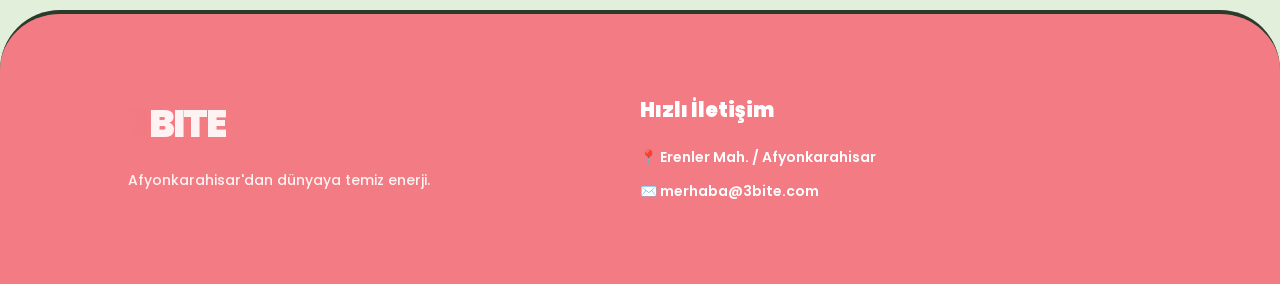
<file: urun-detay.html>
<!DOCTYPE html>
<html lang="tr">
<head>
    <meta charset="UTF-8">
    <meta name="viewport" content="width=device-width, initial-scale=1.0">
    <title>Matcha & Yeşil Çay Bar | 3 BITE</title>
    <link rel="stylesheet" href="style.css">
</head>
<body class="product-detail-page bg-matcha-pop">

    <header class="pop-header">
        <a href="index.html" class="brand-logo"><span class="color-3">3</span><span class="color-bite">BITE</span></a>
        <input type="checkbox" id="menu-toggle" class="menu-checkbox">
        <nav class="nav-menu">
            <ul>
                <li><a href="index.html">Ana Sayfa</a></li>
                <li><a href="magaza.html">Mağaza</a></li>
                <li><a href="sustainability.html">Tarladan Pakete</a></li>
                <li><a href="contact.html">İletişim</a></li>
                <li class="mobile-only"><a href="sepet.html" class="shop-badge" style="margin:0;">🛒 Sepete Git</a></li>
            </ul>
        </nav>
        <div class="header-right">
            <div class="cart-container desktop-only" id="main-cart" onclick="location.href='sepet.html'">
                <span class="cart-icon">🛒</span><span id="cart-count" class="cart-badge">0</span>
            </div>
            <label for="menu-toggle" class="hamburger"><span></span><span></span><span></span></label>
        </div>
    </header>

    <div class="reveal-up" style="padding-top: 100px;">
        
        <main class="product-main-container">
            <div class="product-gallery">
                <div class="main-image-box">
                    <img src="images/macha.png" alt="Matcha Bar" class="detail-img">
                </div>
            </div>

            <div class="product-info-box">
                <div class="shop-badge">#OdaklanVeCanlan</div>
                <h1 class="shocker-title" style="font-size: 3.5rem;">MATCHA & <br><span class="outline-pink">YEŞİL ÇAY</span></h1>
                <p class="product-desc">Japonya'nın en taze matcha yaprakları, Afyonkarahisar'ın yerel üretimiyle birleşti. Soğuk pres yöntemiyle hazırlanan bu bar, güne zinde başlaman için ihtiyacın olan tek şey. Koruyucu yok, sır yok!</p>
                
                <div class="price-and-cart">
                    <span class="detail-price">₺.00</span>
                    <div class="item-quantity-box" style="width: auto;">
                        <button class="qty-btn">-</button>
                        <span>1</span>
                        <button class="qty-btn">+</button>
                    </div>
                </div>
                
                <button class="btn-submit-v2" onclick="animateToCart(this, 'images/bar-matcha.png')" style="margin-top: 20px; font-size: 1.2rem;">SEPETE FIRLAT 🛒</button>
                
                <div class="trust-badges">
                    <span>🌱 %100 Vegan</span>
                    <span>🚫 İlave Şeker Yok</span>
                    <span>🌾 Glutensiz</span>
                </div>
            </div>
        </main>

        <section class="ingredients-nutrition-section">
            <div class="ingredients-box">
                <h2>SADECE 4 MALZEME.</h2>
                <p style="font-weight: 600;">Okuyamadığın hiçbir kimyasalı paketimize koymuyoruz. İşte dürüst içeriğimiz:</p>
                <div class="ingredient-items">
                    <div class="ing-item"><span class="emoji">🍵</span> <strong>Japon Matcha Tozu</strong> (Doğal antioksidan)</div>
                    <div class="ing-item"><span class="emoji">🌿</span> <strong>Yeşil Çay Ekstresi</strong> (Temiz kafein)</div>
                    <div class="ing-item"><span class="emoji">🌴</span> <strong>Hurma Özü</strong> (Doğal tatlandırıcı)</div>
                    <div class="ing-item"><span class="emoji">🌰</span> <strong>Çiğ Badem</strong> (Bitkisel protein ve lif)</div>
                </div>
            </div>

            <div class="nutrition-box">
                <h2>BESİN DEĞERLERİ</h2>
                <p style="font-weight: 600;">1 Paket (45g) İçin:</p>
                <table class="pop-table">
                    <tr><td>Enerji (Kalori)</td><td>185 kcal</td></tr>
                    <tr><td>Karbonhidrat</td><td>18 g</td></tr>
                    <tr><td>- Doğal Şekerler</td><td>12 g</td></tr>
                    <tr><td>Lif</td><td>5 g</td></tr>
                    <tr><td>Protein</td><td>6 g</td></tr>
                    <tr><td>Yağ</td><td>8 g</td></tr>
                </table>
            </div>
        </section>

    </div>

    <footer class="pop-footer" style="margin-top: 0;">
        <div class="footer-grid">
            <div class="brand-col">
                <a href="index.html" class="brand-logo" style="text-decoration: none;"><span class="color-3">3</span><span style="color:white;">BITE</span></a>
                <p>Afyonkarahisar'dan dünyaya temiz enerji.</p>
            </div>
            <div class="contact-col">
                <h4>Hızlı İletişim</h4>
                <ul style="list-style:none;">
                    <li>📍 Erenler Mah. / Afyonkarahisar</li>
                    <li>✉️ merhaba@3bite.com</li>
                </ul>
            </div>
        </div>
    </footer>

    <script>
        let cartCount = 0;
        function animateToCart(button, imgSrc) {
            cartCount++;
            const cartCountBadge = document.getElementById('cart-count');
            const cart = document.getElementById('main-cart');
            const flyingImg = document.createElement('img');
            flyingImg.src = imgSrc; flyingImg.className = "flying-item";
            const btnRect = button.getBoundingClientRect();
            flyingImg.style.top = btnRect.top + 'px'; flyingImg.style.left = btnRect.left + 'px';
            document.body.appendChild(flyingImg);
            const cartRect = cart.getBoundingClientRect();
            setTimeout(() => { flyingImg.style.top = cartRect.top + 'px'; flyingImg.style.left = cartRect.left + 'px'; flyingImg.style.width = '10px'; flyingImg.style.height = '10px'; flyingImg.style.opacity = '0'; }, 50);
            setTimeout(() => { flyingImg.remove(); cartCountBadge.innerText = cartCount; cart.style.transform = 'scale(1.5)'; setTimeout(() => cart.style.transform = 'scale(1)', 200); }, 850);
        }
    </script>

</body>
</html>
</file>
<file: style.css>
@import url('https://fonts.googleapis.com/css2?family=Poppins:wght@400;600;800;900&display=swap');

/* ==========================================================================
   1. GLOBAL DEĞİŞKENLER VE TEMEL AYARLAR (3 BITE MARKA KİMLİĞİ)
   ========================================================================== */
:root {
    --bg-main: #FFF8F0;      /* Yumuşak krem/şeftali zemin */
    --pop-pink: #FF6B8B;     /* Canlı pembe (Slogan ve 3) */
    --pop-orange: #FF8E53;   /* Enerjik turuncu (BITE) */
    --text-dark: #3A2F2F;    /* Yumuşak siyah/kahve */
    
    /* Pop-Art Ürün & Kutu Renkleri */
    --c-mint: #C1E1C1;       /* Kraker / Sıfır Katkı */
    --c-ivory: #FDF5E6;      /* H. Cevizi */
    --c-matcha: #E2EFDA;     /* Matcha */
    --c-purple: #F2E6FF;     /* Yaban Mersini */
    --c-peach: #FFDAB9;      /* Yerel Haşhaş / Hakkımızda */
    --c-lilac: #E6E6FA;      /* Bitkisel Protein / Vizyon */
}

* { margin: 0; padding: 0; box-sizing: border-box; font-family: 'Poppins', sans-serif; }

html, body {
    background-color: var(--bg-main);
    color: var(--text-dark);
    overflow-x: hidden; 
    line-height: 1.6;
    scroll-behavior: smooth;
    transition: background-color 0.4s ease; /* Arka plan renk geçişi (Hover efekti için) */
}

/* WOW EFEKTİ: Özel Kaydırma Çubuğu (Scrollbar) */
::-webkit-scrollbar { width: 12px; }
::-webkit-scrollbar-track { background: var(--bg-main); }
::-webkit-scrollbar-thumb { background: var(--pop-pink); border-radius: 10px; border: 3px solid var(--bg-main); }
::-webkit-scrollbar-thumb:hover { background: var(--pop-orange); }

/* WOW EFEKTİ: Sayfa Yüklenirken Süzülerek Gelme Animasyonu */
.reveal-up {
    animation: fadeUp 0.8s cubic-bezier(0.165, 0.84, 0.44, 1) forwards;
    opacity: 0;
    transform: translateY(40px);
}
@keyframes fadeUp {
    to { opacity: 1; transform: translateY(0); }
}

/* Ortak Başlık ve Etiket Efektleri */
.shocker-title { font-size: 4.5rem; font-weight: 900; line-height: 1; color: var(--text-dark); margin-bottom: 20px; }
.outline-pink { -webkit-text-stroke: 2px var(--pop-pink); color: transparent; }
.shop-badge { background: var(--text-dark); color: white; padding: 8px 20px; border-radius: 30px; font-size: 13px; font-weight: 800; display: inline-block; margin-bottom: 20px; }
.bubble-badge { background-color: var(--text-dark); color: white; padding: 8px 20px; border-radius: 30px; font-size: 13px; font-weight: 800; margin-bottom: 20px; display: inline-block; text-transform: uppercase; }

/* Dinamik Renk Sınıfları */
.bg-mint-pop { background-color: var(--c-mint); }
.bg-ivory-pop { background-color: var(--c-ivory); }
.bg-matcha-pop { background-color: var(--c-matcha); }
.bg-purple-pop { background-color: var(--c-purple); }
.bg-lilac-pop { background-color: var(--c-lilac); }
.bg-peach-pop { background-color: var(--c-peach); }

/* ==========================================================================
   2. EVRENSEL HEADER & HAMBURGER MENÜ (TÜM SAYFALARDA AYNI)
   ========================================================================== */
.pop-header {
    background-color: rgba(255, 248, 240, 0.95);
    backdrop-filter: blur(15px);
    display: flex; justify-content: space-between; align-items: center;
    padding: 15px 5%; position: fixed; width: 100%; top: 0; z-index: 9999;
    border-bottom: 2px solid rgba(0,0,0,0.05);
}

.brand-logo { font-size: 38px; font-weight: 900; text-decoration: none; letter-spacing: -2px; }
.color-3 { color: var(--pop-pink); }
.color-bite { color: var(--pop-orange); }

.nav-menu ul { list-style: none; display: flex; gap: 30px; align-items: center; }
.nav-menu a { text-decoration: none; color: var(--text-dark); font-weight: 700; font-size: 15px; text-transform: uppercase; transition: 0.3s; }
.nav-menu a:hover, .nav-menu a.active { color: var(--pop-pink); }

.header-right { display: flex; align-items: center; gap: 20px; }
.cart-container { position: relative; cursor: pointer; font-size: 26px; transition: 0.3s; }
.cart-container:hover { transform: scale(1.1); }
.cart-badge {
    position: absolute; top: -8px; right: -12px; background: var(--pop-pink);
    color: white; width: 22px; height: 22px; border-radius: 50%;
    font-size: 12px; display: flex; align-items: center; justify-content: center; font-weight: 900; transition: 0.2s;
}

/* Mobil Menü Altyapısı (Sıfır JS) */
.menu-checkbox { display: none; }
.hamburger { display: none; cursor: pointer; flex-direction: column; gap: 6px; z-index: 10000; }
.hamburger span { width: 30px; height: 4px; background-color: var(--text-dark); border-radius: 5px; transition: 0.4s; }
.mobile-only { display: none; }

/* ==========================================================================
   3. ANA SAYFA KODLARI (Hero, Marquee, Values)
   ========================================================================== */
.split-hero {
    display: flex; align-items: center; padding: 140px 5% 60px 5%; gap: 30px; min-height: 90vh;
}
.hero-text-card {
    flex: 1; background: linear-gradient(135deg, #FFE4E1, #FFDAB9); padding: 80px 50px;
    border-radius: 50px; display: flex; flex-direction: column; justify-content: center;
    border: 3px solid var(--text-dark); box-shadow: 15px 15px 0px var(--text-dark);
}
.hero-text-card p { font-size: 1.15rem; margin-bottom: 35px; font-weight: 600; opacity: 0.9; }
.btn-pop {
    background-color: var(--pop-orange); color: white; text-decoration: none; padding: 18px 45px;
    border-radius: 50px; font-weight: 800; font-size: 1.2rem; display: inline-block;
    transition: 0.3s; border: 3px solid var(--text-dark);
}
.btn-pop:hover { background-color: var(--pop-pink); transform: translateY(-5px); box-shadow: 5px 5px 0px var(--text-dark); }
.hero-video-card {
    flex: 1.1; height: 70vh; position: relative; border-radius: 50px; overflow: hidden;
    background-color: var(--c-lilac); border: 3px solid var(--text-dark);
}
.pop-video { width: 100%; height: 100%; object-fit: cover; }
.float-tag {
    position: absolute; bottom: 30px; left: 30px; background: white; padding: 12px 25px;
    border-radius: 30px; font-weight: 800; font-size: 14px; border: 2px solid var(--text-dark);
    box-shadow: 5px 5px 0px var(--text-dark); transform: rotate(-5deg);
}

.marquee-container {
    background-color: var(--pop-pink); padding: 20px 0; overflow: hidden; white-space: nowrap;
    border-top: 4px solid var(--text-dark); border-bottom: 4px solid var(--text-dark);
    transform: rotate(-2deg); margin: 60px 0;
}
.marquee-content { display: inline-block; animation: slide-left 35s linear infinite; }
.marquee-content span { color: white; font-weight: 900; font-size: 1.5rem; letter-spacing: 2px; }
@keyframes slide-left { from { transform: translateX(0); } to { transform: translateX(-50%); } }

.core-values { padding: 60px 5% 100px 5%; text-align: center; }
.value-header h2 { font-size: 3.5rem; font-weight: 900; color: var(--pop-orange); margin-bottom: 50px; line-height: 1.1; }
.value-grid { display: grid; grid-template-columns: repeat(auto-fit, minmax(280px, 1fr)); gap: 30px; }
.value-box {
    padding: 50px 30px; border-radius: 40px; border: 3px solid var(--text-dark); transition: 0.3s;
}
.value-box:hover { transform: translateY(-10px); box-shadow: 10px 10px 0px var(--text-dark); } 
.value-box .emoji { font-size: 60px; margin-bottom: 20px; }
.value-box h3 { font-size: 24px; font-weight: 900; margin-bottom: 15px; }
.value-box p { font-size: 15px; font-weight: 600; opacity: 0.9; }

/* ==========================================================================
   4. MAĞAZA SAYFASI KODLARI (4'lü Düzen, Ürün Kartları)
   ========================================================================== */
.shop-hero-v4 { padding: 160px 10% 40px 10%; text-align: center; }
.shop-wrapper { padding: 20px 5% 80px 5%; }
.fixed-4-grid {
    display: grid; grid-template-columns: repeat(4, 1fr); gap: 20px; max-width: 1400px; margin: 0 auto;
}

.shop-card-v2 {
    padding: 40px 20px; border-radius: 40px; border: 3px solid var(--text-dark);
    position: relative; transition: 0.4s cubic-bezier(0.175, 0.885, 0.32, 1.275);
    background: white; text-align: center; display: flex; flex-direction: column;
}
.shop-card-v2:hover { transform: translateY(-15px) rotate(2deg); box-shadow: 15px 15px 0px var(--text-dark); }

.process-tag {
    position: absolute; top: 40px; left: -10px; background: var(--text-dark);
    color: white; padding: 5px 15px; font-size: 11px; font-weight: 900; transform: rotate(-90deg); letter-spacing: 1px;
}
.product-img-box { height: 220px; display: flex; align-items: center; justify-content: center; margin-bottom: 20px; }
.p-img { max-height: 100%; filter: drop-shadow(0 15px 15px rgba(0,0,0,0.15)); transition: 0.4s; }
.shop-card-v2:hover .p-img { transform: scale(1.15) rotate(-5deg); }

.larabar-ingredients-box { display: flex; flex-direction: column; gap: 6px; margin: 20px 0; text-align: left; }
.larabar-ingredients-box span {
    background: rgba(255,255,255,0.8); padding: 5px 12px; border-radius: 15px;
    font-size: 12px; font-weight: 800; border: 1px dashed var(--text-dark); color: var(--text-dark);
}

.p-bottom { display: flex; justify-content: space-between; align-items: center; margin-top: auto; }
.p-price { font-size: 24px; font-weight: 900; color: var(--pop-pink); }
.add-btn-pop {
    width: 50px; height: 50px; border-radius: 50%; border: 3px solid var(--text-dark);
    background: white; font-size: 26px; font-weight: 900; cursor: pointer; transition: 0.3s;
}
.add-btn-pop:hover { background: var(--text-dark); color: white; transform: rotate(90deg); }

/* Uçan Ürün Animasyonu Sınıfı */
.flying-item { position: fixed; width: 50px; height: 50px; object-fit: contain; z-index: 10000; transition: all 0.8s cubic-bezier(0.1, 0.4, 0.1, 1); }

/* ==========================================================================
   5. EVRENSEL FOOTER (TÜM SAYFALARDA AYNI)
   ========================================================================== */
.pop-footer {
    background-color: var(--pop-pink); color: white;
    padding: 80px 10% 20px 10%; border-top-left-radius: 60px; border-top-right-radius: 60px;
    margin-top: 50px; border-top: 4px solid var(--text-dark);
}
.footer-grid { display: grid; grid-template-columns: 2fr 1fr 1fr; gap: 40px; margin-bottom: 50px; }
.footer-grid p { margin-top: 15px; font-size: 14px; font-weight: 500; opacity: 0.9; }
.footer-grid h4 { font-size: 20px; font-weight: 900; margin-bottom: 20px; }
.footer-grid ul { list-style: none; }
.footer-grid li { margin-bottom: 12px; font-size: 14px; font-weight: 600; }
.footer-grid a { color: white; text-decoration: none; transition: 0.3s; opacity: 0.9; }
.footer-grid a:hover { color: var(--text-dark); opacity: 1; }
.footer-bottom { text-align: center; border-top: 2px solid rgba(255,255,255,0.2); padding-top: 20px; font-size: 13px; font-weight: 600; }

/* ==========================================================================
   6. KUSURSUZ MOBİL UYUM (MEDIA QUERIES)
   ========================================================================== */
@media (max-width: 1200px) {
    .fixed-4-grid { grid-template-columns: repeat(2, 1fr); }
}

@media (max-width: 900px) {
    /* Mobil Menü */
    .mobile-only { display: block; margin-top: 20px; }
    .desktop-only { display: none; }
    .hamburger { display: flex; }
    
    .nav-menu {
        position: fixed; top: 0; right: -100%; width: 100vw; height: 100vh;
        background-color: var(--bg-main); display: flex; justify-content: center; align-items: center;
        transition: 0.4s ease-in-out;
    }
    .nav-menu ul { flex-direction: column; gap: 30px; text-align: center; }
    .nav-menu a { font-size: 24px; }
    
    /* Hamburger Animasyonu */
    #menu-toggle:checked ~ .nav-menu { right: 0; }
    #menu-toggle:checked ~ .header-right .hamburger span:nth-child(1) { transform: translateY(10px) rotate(45deg); }
    #menu-toggle:checked ~ .header-right .hamburger span:nth-child(2) { opacity: 0; }
    #menu-toggle:checked ~ .header-right .hamburger span:nth-child(3) { transform: translateY(-10px) rotate(-45deg); }

    /* Mobil Sayfa Düzenleri */
    .shocker-title { font-size: 3rem; }
    .split-hero { flex-direction: column; padding: 120px 5% 40px 5%; height: auto; }
    .hero-text-card { padding: 40px 20px; text-align: center; border-radius: 30px; width: 100%; box-shadow: 8px 8px 0px var(--text-dark); }
    .hero-video-card { width: 100%; height: 40vh; border-radius: 30px; }
    
    .value-header h2 { font-size: 2.5rem; }
    .fixed-4-grid { grid-template-columns: 1fr; }
    .pop-footer { border-top-left-radius: 40px; border-top-right-radius: 40px; padding-top: 50px; }
    .footer-grid { grid-template-columns: 1fr; text-align: center; }
}
/* --- SÜRDÜRÜLEBİLİRLİK ÖZEL: TAM EKRAN HERO --- */
.full-screen-hero {
    height: 100vh; /* Tam ekran yüksekliği */
    width: 100%;
    background-size: cover;
    background-position: center;
    background-attachment: fixed; /* Parallax efekti (Kaydırırken görsel sabit kalır) */
    display: flex;
    align-items: center;
    justify-content: center;
    text-align: center;
    padding: 0 5%;
}

.outline-white {
    -webkit-text-stroke: 2px white;
    color: transparent;
}

.process-steps-grid {
    display: grid;
    grid-template-columns: repeat(auto-fit, minmax(280px, 1fr));
    gap: 30px;
    padding: 80px 10%;
    margin-top: -50px; /* Görselin üzerine hafifçe binme efekti */
    z-index: 10;
    position: relative;
}

/* Mobil Ayarı */
@media (max-width: 768px) {
    .full-screen-hero { height: 70vh; background-attachment: scroll; }
    .shocker-title { font-size: 3rem; }
}
/* ==========================================================================
   TARLADAN PAKETE (YENİ GÖRSEL DÜZENİ)
   ========================================================================== */

/* Arka plan görseli ayarı (Gradienti kaldırdık, saf fotoğraf) */
.full-screen-hero {
    height: 85vh; /* Tam ekrandan bir tık kısa ki alttaki kutular görünsün */
    width: 100%;
    background-size: cover;
    background-position: right center; /* Ürünler sağda iyi görünsün diye */
    display: flex;
    align-items: center;
    justify-content: flex-start; /* Yazıyı tam ORTADAN alıp SOLA yaslar */
    padding: 0 10%;
    position: relative;
    border-bottom: 4px solid var(--text-dark);
}

/* Okunabilirliği artıran Pop-Art Yazı Kutusu */
.hero-text-box {
    background: rgba(255, 248, 240, 0.95); /* Hafif şeffaf krem zemin */
    padding: 50px 40px;
    border-radius: 40px;
    border: 3px solid var(--text-dark);
    box-shadow: 15px 15px 0px var(--pop-pink); /* Sola yaslı pembe gölge */
    max-width: 500px;
    text-align: left;
    backdrop-filter: blur(10px);
}

.hero-text-box .shocker-title {
    font-size: 4rem;
    margin-bottom: 15px;
}

.hero-text-box p {
    font-size: 1.1rem;
    font-weight: 600;
}

/* Süreç Adımları (Düz yazıdan çıkıp kutuya dönüşüyor) */
.process-steps-grid {
    display: grid;
    grid-template-columns: repeat(auto-fit, minmax(260px, 1fr));
    gap: 30px;
    padding: 80px 5%;
    margin-top: -80px; /* Kutular fotoğrafın üzerine hafifçe taşar (Çok şık durur) */
    position: relative;
    z-index: 10;
}

.step-card {
    padding: 40px 30px;
    border-radius: 40px;
    border: 3px solid var(--text-dark);
    text-align: center;
    transition: 0.4s;
    box-shadow: 8px 8px 0px rgba(0,0,0,0.1);
}

.step-card:hover {
    transform: translateY(-15px);
    box-shadow: 12px 12px 0px var(--text-dark); /* Üzerine gelince sert pop-art gölgesi çıkar */
}

.step-card .icon { font-size: 50px; margin-bottom: 20px; }
.step-card h3 { font-size: 22px; font-weight: 900; margin-bottom: 15px; }
.step-card p { font-size: 14px; font-weight: 600; opacity: 0.9; }

/* Mobil Ayarı */
@media (max-width: 900px) {
    .full-screen-hero { justify-content: center; padding: 0 5%; height: auto; padding-top: 150px; padding-bottom: 80px; background-position: center; }
    .hero-text-box { box-shadow: 8px 8px 0px var(--pop-pink); text-align: center; }
    .hero-text-box .shocker-title { font-size: 3rem; }
    .process-steps-grid { margin-top: 0; padding-top: 40px; }
}
/* --- İLETİŞİM ODAKLI SATIŞ TASARIMI --- */

.contact-hero-v5 {
    padding: 160px 10% 60px 10%;
    text-align: center;
    border-bottom: 4px solid var(--text-dark);
}

.contact-container {
    padding: 60px 5% 100px 5%;
    max-width: 1400px;
    margin: 0 auto;
}

.contact-main-grid {
    display: grid;
    grid-template-columns: 1fr 1.2fr;
    gap: 50px;
    align-items: start;
}

/* Kartlı Bilgi Alanı */
.contact-info-cards {
    display: flex;
    flex-direction: column;
    gap: 20px;
}

.info-card-pop {
    padding: 40px;
    border-radius: 40px;
    border: 3px solid var(--text-dark);
    transition: 0.4s cubic-bezier(0.175, 0.885, 0.32, 1.275);
    cursor: pointer;
}

.info-card-pop:hover {
    transform: translateX(15px) scale(1.02);
    box-shadow: -15px 15px 0px var(--text-dark);
}

.info-card-pop .icon { font-size: 40px; margin-bottom: 15px; }
.info-card-pop h3 { font-size: 22px; font-weight: 900; margin-bottom: 10px; }
.info-card-pop p { font-size: 14px; font-weight: 600; opacity: 0.9; }

/* Satış Formu */
.pop-form-v2 {
    background: white;
    padding: 50px;
    border-radius: 50px;
    border: 3px solid var(--text-dark);
    box-shadow: 20px 20px 0px var(--pop-pink);
}

.pop-form-v2 h2 { font-size: 2.5rem; font-weight: 900; margin-bottom: 30px; color: var(--text-dark); }

.pop-select {
    width: 100%;
    padding: 15px;
    border-radius: 20px;
    border: 3px solid var(--text-dark);
    background: var(--bg-main);
    font-weight: 700;
    font-size: 14px;
    margin-top: 8px;
    appearance: none;
    cursor: pointer;
}

.btn-submit-v2 {
    width: 100%;
    padding: 20px;
    background: var(--text-dark);
    color: white;
    border: none;
    border-radius: 30px;
    font-size: 16px;
    font-weight: 900;
    cursor: pointer;
    transition: 0.3s;
    margin-top: 15px;
}

.btn-submit-v2:hover {
    background: var(--pop-orange);
    transform: translateY(-5px);
    box-shadow: 0 10px 20px rgba(0,0,0,0.1);
}

/* Mobil Uyum */
@media (max-width: 1000px) {
    .contact-main-grid { grid-template-columns: 1fr; }
    .contact-hero-v5 { padding-top: 120px; }
    .pop-form-v2 { box-shadow: 10px 10px 0px var(--pop-pink); }
}
/* --- İLETİŞİM SAYFASI ÖZEL (HARİTA DAHİL) --- */

.contact-wrapper {
    padding: 20px 5% 100px 5%;
    max-width: 1400px;
    margin: 0 auto;
}

.contact-main-grid {
    display: grid;
    grid-template-columns: 1fr 1.2fr;
    gap: 40px;
    margin-bottom: 80px;
    align-items: start;
}

/* Harita Bölümü Tasarımı */
.location-section {
    text-align: center;
    padding-top: 60px;
    border-top: 4px dashed var(--text-dark);
}

.map-frame {
    margin-top: 40px;
    position: relative;
    border-radius: 50px;
    border: 4px solid var(--text-dark);
    overflow: hidden;
    box-shadow: 20px 20px 0px var(--c-lilac);
}

.map-image {
    width: 100%;
    height: 500px;
    object-fit: cover;
    display: block;
    transition: 0.5s;
}

.map-frame:hover .map-image {
    transform: scale(1.05);
}

.map-overlay-tag {
    position: absolute;
    bottom: 30px;
    right: 30px;
    padding: 15px 30px;
    border-radius: 30px;
    border: 3px solid var(--text-dark);
    font-weight: 800;
    box-shadow: 5px 5px 0px var(--text-dark);
}

/* Form ve Kartlar İçin Ekstra Şıklık */
.pop-form-v2 {
    background: white;
    padding: 50px;
    border-radius: 50px;
    border: 3px solid var(--text-dark);
    box-shadow: 15px 15px 0px var(--pop-pink);
}

.pop-select {
    width: 100%;
    padding: 15px;
    border-radius: 20px;
    border: 3px solid var(--text-dark);
    background: var(--bg-main);
    font-weight: 700;
    margin-top: 8px;
    cursor: pointer;
}

.btn-submit-v2 {
    width: 100%;
    padding: 20px;
    background: var(--text-dark);
    color: white;
    border-radius: 30px;
    font-weight: 900;
    border: none;
    cursor: pointer;
    transition: 0.3s;
    margin-top: 20px;
}

.btn-submit-v2:hover { background: var(--pop-orange); transform: translateY(-5px); }

/* MOBİL UYUM */
@media (max-width: 900px) {
    .contact-main-grid { grid-template-columns: 1fr; }
    .map-image { height: 300px; }
    .map-overlay-tag { position: relative; bottom: 0; right: 0; margin: 20px auto; display: inline-block; }
}
/* --- MİNİMAL İLETİŞİM (FOTOĞRAF ARKA PLANLI) --- */

.contact-full-bg {
    min-height: 100vh; /* Tam ekran yükseklik */
    width: 100%;
    background-size: cover;
    background-position: center;
    display: flex;
    align-items: center;
    justify-content: center;
    padding: 120px 5% 60px 5%;
}

.contact-form-container {
    width: 100%;
    max-width: 550px; /* Formun genişliği */
}

.pop-form-v2 {
    background: rgba(255, 248, 240, 0.96); /* Hafif şeffaf krem zemin (Okunabilirlik için) */
    padding: 50px 40px;
    border-radius: 50px;
    border: 4px solid var(--text-dark);
    box-shadow: 20px 20px 0px var(--pop-pink); /* Kalın pembe gölge */
    backdrop-filter: blur(10px);
}

.pop-form-v2 h2 {
    font-size: 3rem;
    font-weight: 900;
    margin-bottom: 10px;
    color: var(--text-dark);
}

/* Giriş Alanları */
.input-group { margin-bottom: 20px; text-align: left; }
.input-group label { display: block; font-weight: 800; font-size: 13px; margin-bottom: 8px; }
.input-group input, .input-group textarea, .pop-select {
    width: 100%;
    padding: 15px;
    border-radius: 20px;
    border: 3px solid var(--text-dark);
    background: white;
    font-weight: 700;
    font-size: 14px;
    outline: none;
}

.btn-submit-v2 {
    width: 100%;
    padding: 20px;
    background: var(--text-dark);
    color: white;
    border-radius: 30px;
    font-weight: 900;
    font-size: 16px;
    border: none;
    cursor: pointer;
    transition: 0.3s;
    margin-top: 10px;
}

.btn-submit-v2:hover {
    background: var(--pop-orange);
    transform: translateY(-5px);
}

/* Mobil Ayarı */
@media (max-width: 768px) {
    .pop-form-v2 { padding: 40px 20px; border-radius: 30px; box-shadow: 10px 10px 0px var(--pop-pink); }
    .pop-form-v2 h2 { font-size: 2rem; }
}
/* --- ŞEFFAF VE SAĞA YASLI İLETİŞİM DÜZENİ --- */

.contact-full-bg {
    min-height: 100vh;
    width: 100%;
    background-size: cover;
    background-position: center;
    display: flex;
    align-items: center;
    justify-content: flex-end; /* FORMU SAĞA YASLAR */
    padding: 100px 8% 40px 5%; /* Sağdan %8 boşluk bırakır */
}

.contact-form-container {
    width: 100%;
    max-width: 420px; /* FORMU DAHA KÜÇÜK VE DAR YAPAR */
}

.glass-effect {
    /* ŞEFFAFLIK AYARI: rgba sonundaki 0.7 şeffaflığı belirler */
    background: rgba(255, 248, 240, 0.75) !important; 
    backdrop-filter: blur(12px); /* Arkadaki fotoğrafın buzlu cam gibi görünmesini sağlar */
    padding: 35px 30px !important; /* İç boşluğu azalttık, daha kısa görünecek */
    border: 3px solid var(--text-dark) !important;
    box-shadow: 15px 15px 0px var(--pop-pink) !important;
}

/* Küçük Form İçin Giriş Alanlarını Daraltma */
.input-group { margin-bottom: 12px; }
.input-group label { font-size: 12px; margin-bottom: 5px; }
.input-group input, .pop-select, .input-group textarea {
    padding: 10px 15px;
    font-size: 13px;
    border: 2px solid var(--text-dark);
}

/* Mobil Ayarı: Telefonda form yine ortalanır */
@media (max-width: 768px) {
    .contact-full-bg { justify-content: center; padding: 120px 5% 50px 5%; }
    .contact-form-container { max-width: 100%; }
}
/* ==========================================================================
   8. SEPET SAYFASI (CART PAGE) ÖZEL TASARIMI
   ========================================================================== */

.cart-wrapper {
    padding: 20px 5% 100px 5%;
    max-width: 1400px;
    margin: 0 auto;
}

.cart-main-grid {
    display: grid;
    grid-template-columns: 2fr 1fr; /* Sol: Ürünler, Sağ: Özet */
    gap: 40px;
    align-items: start;
}

/* Sepet Ürün Kartları */
.cart-items-list {
    display: flex;
    flex-direction: column;
    gap: 20px;
}

.cart-item-card {
    display: flex;
    align-items: center;
    justify-content: space-between;
    padding: 25px 40px;
    border-radius: 40px;
    border: 3px solid var(--text-dark);
    transition: 0.3s cubic-bezier(0.175, 0.885, 0.32, 1.275);
}

.cart-item-card:hover {
    transform: scale(1.02);
    box-shadow: 10px 10px 0px var(--text-dark);
}

.cart-item-card img {
    height: 90px;
    width: 90px;
    object-fit: contain;
    filter: drop-shadow(0 10px 10px rgba(0,0,0,0.1));
}

.item-info h3 { font-size: 1.2rem; font-weight: 900; }
.item-info p { font-size: 0.8rem; font-weight: 600; opacity: 0.7; }

.item-quantity-box {
    display: flex;
    align-items: center;
    gap: 15px;
    background: white;
    padding: 8px 20px;
    border-radius: 25px;
    border: 3px solid var(--text-dark);
}

.qty-btn {
    background: none;
    border: none;
    font-weight: 900;
    font-size: 1.2rem;
    cursor: pointer;
    color: var(--text-dark);
}

.item-price { font-size: 1.3rem; font-weight: 900; color: var(--pop-pink); }

.remove-btn {
    background: none;
    border: none;
    font-size: 1.5rem;
    cursor: pointer;
    color: var(--text-dark);
    opacity: 0.3;
    transition: 0.3s;
}
.remove-btn:hover { opacity: 1; color: var(--pop-pink); transform: rotate(90deg); }

/* Özet Kutusu (Sticky) */
.cart-summary-sticky {
    position: sticky;
    top: 120px;
}

.summary-box {
    background: white;
    padding: 40px;
    border-radius: 50px;
    border: 3px solid var(--text-dark);
    box-shadow: 15px 15px 0px var(--pop-orange);
}

.summary-box h2 { font-size: 2rem; font-weight: 900; margin-bottom: 30px; }

.summary-row {
    display: flex;
    justify-content: space-between;
    margin-bottom: 15px;
    font-weight: 700;
}

.summary-hr { border: none; border-top: 3px dashed var(--text-dark); margin: 20px 0; }

.total-row { font-size: 1.8rem; color: var(--text-dark); }

.btn-checkout {
    width: 100%;
    padding: 20px;
    background: var(--text-dark);
    color: white;
    border: none;
    border-radius: 30px;
    font-weight: 900;
    font-size: 1.1rem;
    cursor: pointer;
    margin-top: 25px;
    transition: 0.3s;
}

.btn-checkout:hover { background: var(--pop-pink); transform: translateY(-5px); box-shadow: 0 10px 20px rgba(0,0,0,0.1); }

.back-link {
    display: block;
    text-align: center;
    margin-top: 20px;
    text-decoration: none;
    color: var(--text-dark);
    font-weight: 800;
    font-size: 0.9rem;
}

/* SEPET MOBİL AYARLAR */
@media (max-width: 1000px) {
    .cart-main-grid { grid-template-columns: 1fr; }
    .cart-item-card {
        flex-direction: column;
        text-align: center;
        gap: 20px;
        padding: 40px 20px;
    }
    .cart-summary-sticky { position: static; }
}
/* ==========================================================================
   9. ÜRÜN DETAY SAYFASI (PRODUCT DETAIL) ÖZEL TASARIMI
   ========================================================================== */

.product-detail-page {
    transition: background-color 0.4s ease;
}

.product-main-container {
    max-width: 1200px;
    margin: 0 auto;
    padding: 40px 5% 80px 5%;
    display: grid;
    grid-template-columns: 1fr 1fr;
    gap: 60px;
    align-items: center;
}

/* Ürün Görseli Kutusu */
.main-image-box {
    background: white;
    border-radius: 50px;
    border: 4px solid var(--text-dark);
    box-shadow: 20px 20px 0px var(--text-dark);
    padding: 80px 40px;
    text-align: center;
    position: relative;
}

.detail-img {
    width: 100%;
    max-width: 350px;
    filter: drop-shadow(0 20px 20px rgba(0,0,0,0.15));
    transition: transform 0.5s cubic-bezier(0.175, 0.885, 0.32, 1.275);
}

.main-image-box:hover .detail-img {
    transform: scale(1.15) rotate(-5deg);
}

/* Sağ Taraf: Ürün Bilgileri */
.product-info-box {
    display: flex;
    flex-direction: column;
}

.product-desc {
    font-size: 1.1rem;
    font-weight: 600;
    margin-bottom: 30px;
    line-height: 1.8;
    opacity: 0.9;
}

.price-and-cart {
    display: flex;
    align-items: center;
    gap: 30px;
    margin-bottom: 10px;
}

.detail-price {
    font-size: 3.5rem;
    font-weight: 900;
    color: var(--text-dark);
    line-height: 1;
}

.trust-badges {
    display: flex;
    gap: 15px;
    margin-top: 30px;
    flex-wrap: wrap;
}

.trust-badges span {
    background: white;
    border: 2px solid var(--text-dark);
    padding: 8px 15px;
    border-radius: 20px;
    font-weight: 800;
    font-size: 12px;
    box-shadow: 4px 4px 0px var(--pop-pink);
}

/* İÇERİK VE BESİN DEĞERLERİ KUTULARI */
.ingredients-nutrition-section {
    max-width: 1200px;
    margin: 0 auto 100px auto;
    padding: 0 5%;
    display: grid;
    grid-template-columns: 1.2fr 1fr;
    gap: 40px;
}

.ingredients-box, .nutrition-box {
    background: white;
    padding: 50px 40px;
    border-radius: 40px;
    border: 4px solid var(--text-dark);
    box-shadow: 15px 15px 0px var(--text-dark);
}

.ingredients-box h2, .nutrition-box h2 {
    font-size: 2.2rem;
    font-weight: 900;
    margin-bottom: 15px;
    color: var(--pop-orange);
}

.ingredient-items {
    margin-top: 25px;
    display: flex;
    flex-direction: column;
    gap: 15px;
}

.ing-item {
    font-size: 1.1rem;
    font-weight: 600;
    display: flex;
    align-items: center;
    gap: 15px;
    background: var(--bg-main);
    padding: 15px 20px;
    border-radius: 20px;
    border: 3px dashed var(--text-dark);
    transition: 0.3s;
}

.ing-item:hover { transform: translateX(10px); background: var(--c-matcha); }

/* Pop-Art Besin Tablosu */
.pop-table {
    width: 100%;
    border-collapse: collapse;
    margin-top: 25px;
}

.pop-table td {
    padding: 18px 10px;
    border-bottom: 3px solid var(--text-dark);
    font-weight: 700;
    font-size: 1.1rem;
}

.pop-table tr:last-child td { border-bottom: none; }
.pop-table td:last-child { text-align: right; font-weight: 900; color: var(--pop-pink); font-size: 1.2rem; }

/* ÜRÜN DETAY MOBİL UYUM */
@media (max-width: 1000px) {
    .product-main-container, .ingredients-nutrition-section { grid-template-columns: 1fr; gap: 40px; }
    .product-info-box { text-align: center; align-items: center; }
    .price-and-cart { flex-direction: column; gap: 20px; }
    .trust-badges { justify-content: center; }
    .main-image-box { padding: 40px 20px; }
}
/* ==========================================================================
   10. ABONELİK VE CANLI DESTEK MODÜLLERİ
   ========================================================================== */

/* Abonelik Banner Tasarımı */
.subscription-banner {
    background: var(--c-lilac);
    border-radius: 50px;
    border: 4px solid var(--text-dark);
    box-shadow: 15px 15px 0px var(--text-dark);
    display: flex;
    align-items: center;
    justify-content: space-between;
    padding: 50px;
    margin: 0 auto 60px auto;
    max-width: 1200px;
    position: relative;
    overflow: hidden;
}

.sub-text {
    flex: 1.5;
}

.sub-text p {
    font-size: 1.2rem;
    font-weight: 500;
    margin-bottom: 20px;
    color: var(--text-dark);
}

.sub-image {
    flex: 1;
    position: relative;
    display: flex;
    justify-content: center;
}

.floating-tag {
    position: absolute;
    top: -20px;
    right: 20px;
    background: var(--pop-pink);
    color: white;
    padding: 10px 20px;
    border-radius: 30px;
    font-weight: 900;
    border: 2px solid var(--text-dark);
    transform: rotate(15deg);
    z-index: 10;
}

/* Canlı Destek Widget'ı */
.support-widget {
    position: fixed;
    bottom: 30px;
    right: 30px;
    display: flex;
    flex-direction: column;
    align-items: flex-end;
    z-index: 10000;
}

.support-bubble {
    background: white;
    border: 3px solid var(--text-dark);
    padding: 15px 20px;
    border-radius: 20px 20px 0 20px;
    box-shadow: 5px 5px 0px var(--pop-orange);
    margin-bottom: 15px;
    font-weight: 700;
    font-size: 13px;
    opacity: 0;
    transform: translateY(20px);
    transition: 0.4s cubic-bezier(0.175, 0.885, 0.32, 1.275);
    pointer-events: none;
}

/* Butonun üzerine gelince mesaj balonu çıkar */
.support-widget:hover .support-bubble {
    opacity: 1;
    transform: translateY(0);
}

.support-btn {
    width: 70px;
    height: 70px;
    border-radius: 50%;
    background: var(--pop-pink);
    color: white;
    font-size: 35px;
    border: 4px solid var(--text-dark);
    box-shadow: 5px 5px 0px var(--text-dark);
    cursor: pointer;
    transition: 0.3s;
    display: flex;
    align-items: center;
    justify-content: center;
}

.support-btn:hover {
    background: var(--pop-orange);
    transform: scale(1.1) rotate(-10deg);
}

/* Mobil Uyum */
@media (max-width: 900px) {
    .subscription-banner { flex-direction: column; text-align: center; padding: 40px 20px; }
    .sub-image { margin-top: 40px; }
    .floating-tag { right: 0; }
    .support-widget { bottom: 20px; right: 20px; }
    .support-btn { width: 60px; height: 60px; font-size: 30px; }
}
@import url('https://fonts.googleapis.com/css2?family=DM+Sans:wght@400;500;700&family=Fraunces:opsz,wght@9..144,700;9..144,900&display=swap');

:root {
    --bg-main: #FFFDF7;      /* Çok hafif vintage krem */
    --pop-pink: #F37B83;     /* Retro pembe */
    --pop-orange: #FF9B54;   /* Yumuşak portakal */
    --text-dark: #2A3B2C;    /* Koyu retro yeşil/siyah */
</file>
